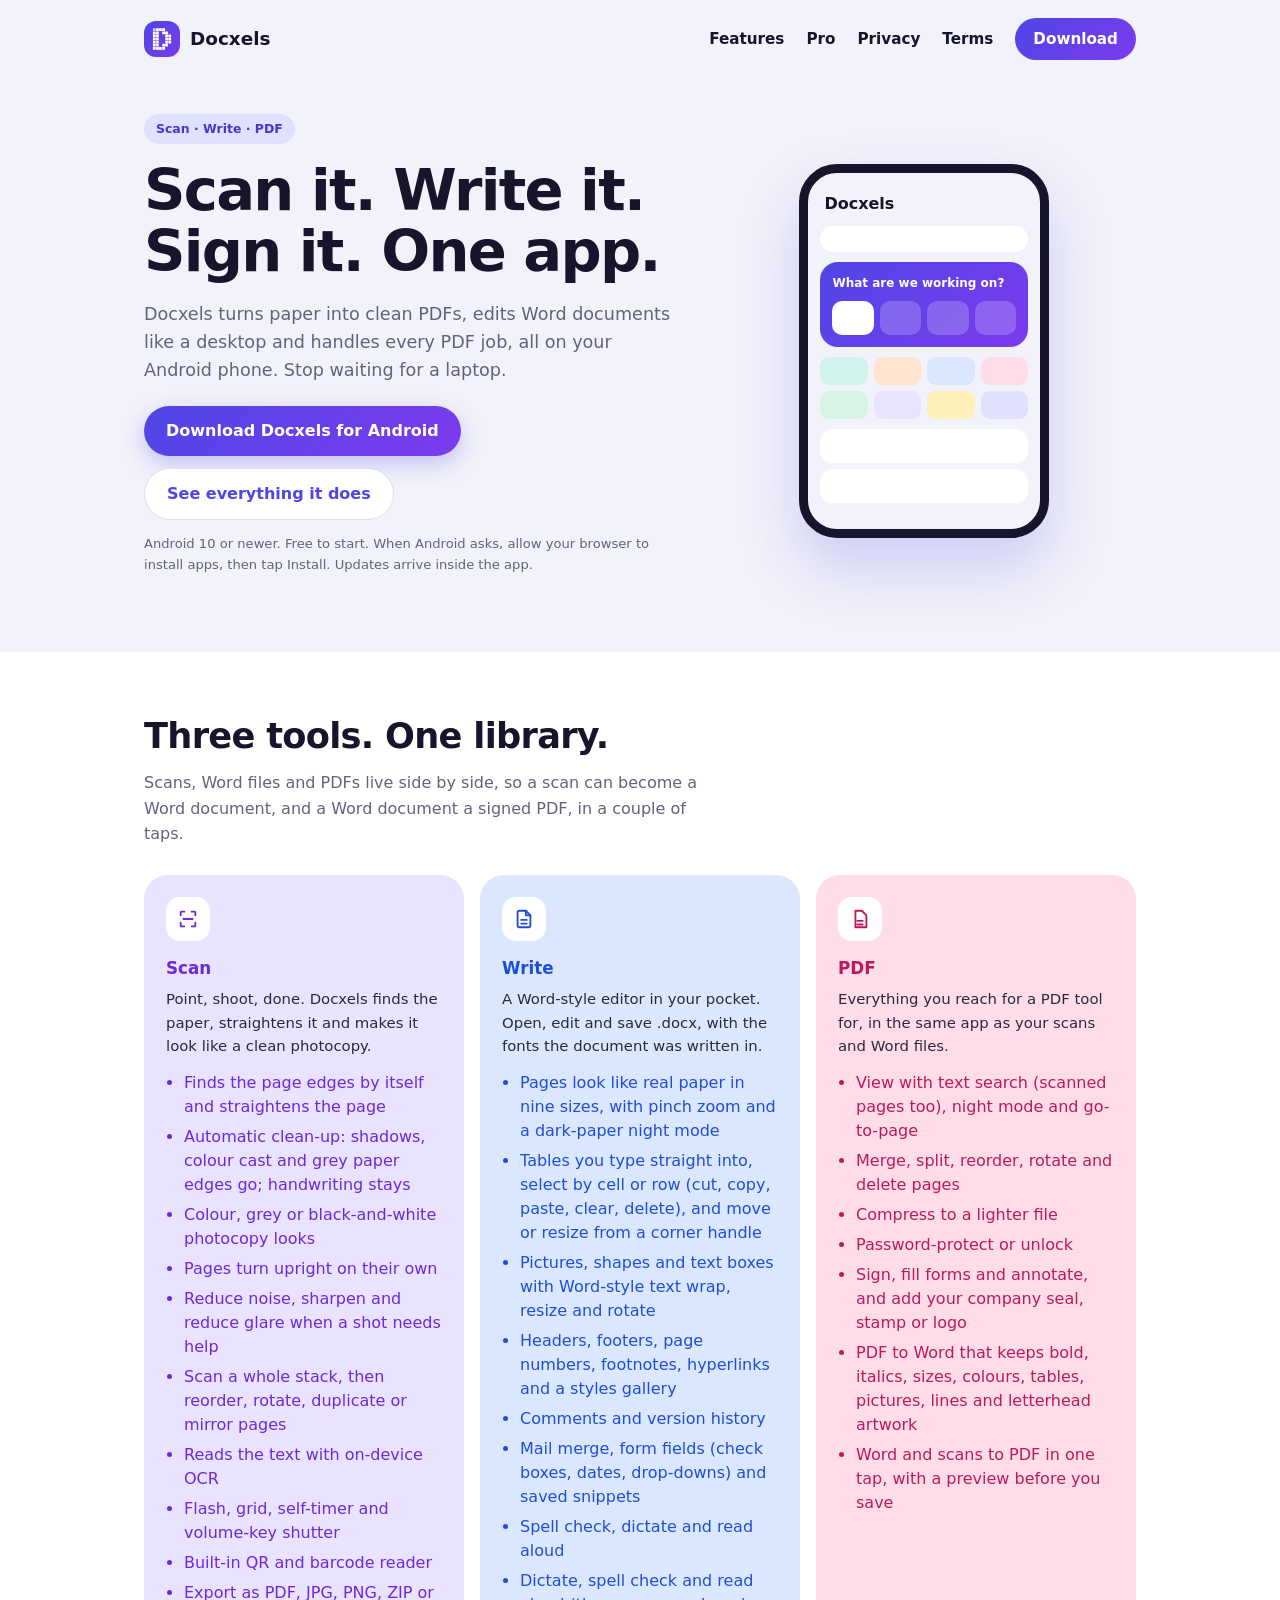
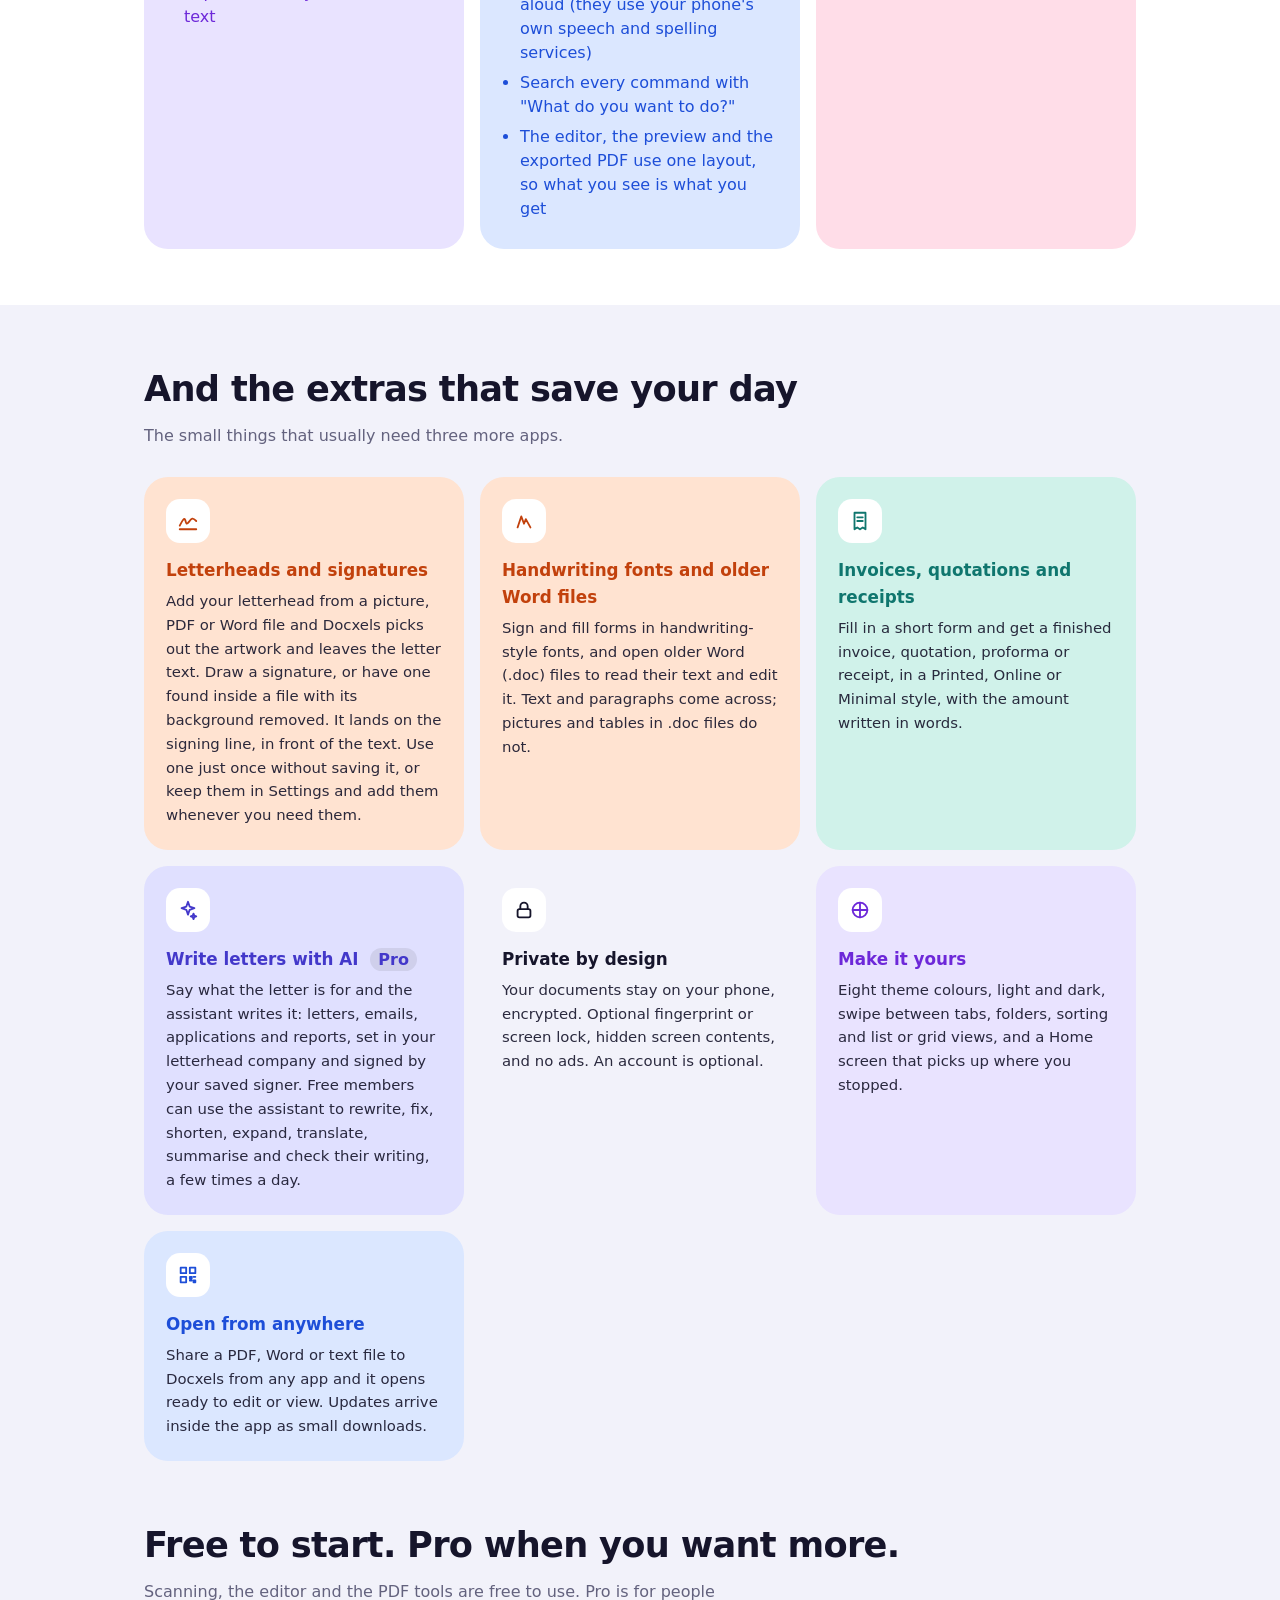
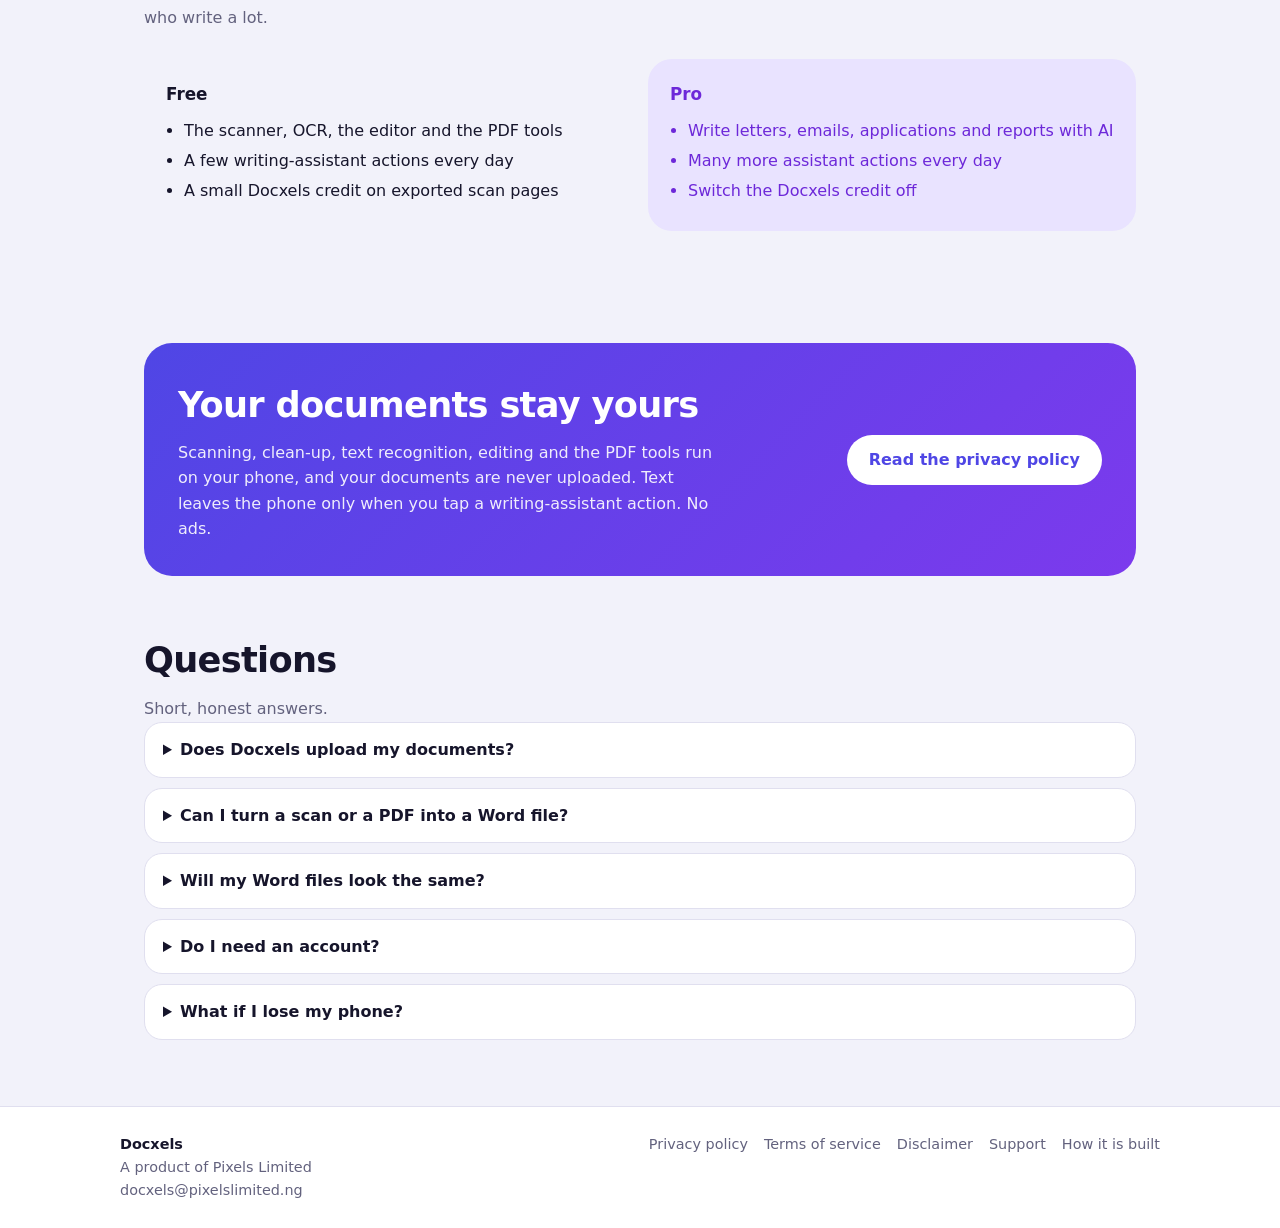
<file: index.html>
<!doctype html>
<html lang="en"><head><meta charset="utf-8"><meta name="viewport" content="width=device-width,initial-scale=1"><meta name="theme-color" content="#4f46e5"><link rel="stylesheet" href="styles.css">
<title>Docxels – Scan, write and work with PDFs on your Android phone | Pixels Limited</title>
<meta name="description" content="Docxels is a document scanner, a Word-style editor and a PDF toolkit in one Android app: scan paper into clean PDFs with OCR, edit .docx files, merge, split, sign and protect PDFs, and write letters with AI. Your documents stay on your phone.">
<link rel="canonical" href="https://docxels.pixelslimited.ng/"><meta name="robots" content="index,follow">
<meta property="og:type" content="website"><meta property="og:site_name" content="Docxels"><meta property="og:title" content="Docxels – Scan it. Write it. Sign it."><meta property="og:description" content="Scanner, Word-style editor and PDF toolkit in one Android app."><meta property="og:url" content="https://docxels.pixelslimited.ng/"><meta name="twitter:card" content="summary">
<script type="application/ld+json">{"@context":"https://schema.org","@type":"SoftwareApplication","name":"Docxels","operatingSystem":"Android","applicationCategory":"BusinessApplication","description":"Document scanner with OCR, a Word-compatible editor and a PDF toolkit for Android. Documents stay on your phone.","offers":{"@type":"Offer","price":"0","priceCurrency":"USD"},"publisher":{"@type":"Organization","name":"Pixels Limited"},"featureList":["Automatic page detection, straightening and clean-up","On-device text recognition (OCR)","QR and barcode reader","Word-compatible .docx editor with tables, pictures, shapes, headers and footers","Comments, version history and mail merge","PDF merge, split, compress, protect, sign and fill forms","PDF to Word and scan to Word","Letterheads and signatures","Invoices, quotations and receipts","AI writing assistant (Pro)"]}</script>
<script type="application/ld+json">{"@context":"https://schema.org","@type":"FAQPage","mainEntity":[{"@type":"Question","name":"Does Docxels upload my documents?","acceptedAnswer":{"@type":"Answer","text":"No. Scanning, clean-up, text recognition, editing and PDF tools run on your phone. The only text that leaves it is text you choose to send to the writing assistant."}},{"@type":"Question","name":"Can I turn a PDF or a scan into a Word file?","acceptedAnswer":{"@type":"Answer","text":"Yes. PDFs with text keep their formatting, tables and pictures; scans are read with on-device OCR."}},{"@type":"Question","name":"Is Docxels free?","acceptedAnswer":{"@type":"Answer","text":"Yes, to start. Docxels Pro adds AI letter and document writing, more assistant actions each day and the option to leave the Docxels credit off exported pages."}}]}</script>
<link rel="apple-touch-icon" href="/apple-touch-icon.png">
<style>.card ul{margin:12px 0 0;padding-left:18px;font-size:16px;line-height:1.5}.card li{margin:0 0 6px}.pillars{grid-template-columns:repeat(3,1fr)}@media(max-width:860px){.pillars{grid-template-columns:1fr}}.soon{font-size:16px}</style>
</head>
<body>
<header class="top"><a class="brand" href="./"><span class="logo"><img src="icon-512.png" alt="" width="36" height="36"></span>Docxels</a><nav class="main"><a href="./#features">Features</a><a href="./#pro">Pro</a><a href="privacy.html">Privacy</a><a href="terms.html">Terms</a><a class="btn small" href="https://github.com/iCode010101/docxels-site/releases/latest/download/Docxels.apk" download>Download</a></nav></header>
<main>
<div class="hero"><div>
<span class="tag">Scan · Write · PDF</span>
<h1>Scan it. Write it. Sign it. One app.</h1>
<p class="lead">Docxels turns paper into clean PDFs, edits Word documents like a desktop and handles every PDF job, all on your Android phone. Stop waiting for a laptop.</p>
<div class="cta"><a class="btn" href="https://github.com/iCode010101/docxels-site/releases/latest/download/Docxels.apk" download>Download Docxels for Android</a><a class="btn ghost" href="#features">See everything it does</a></div>
<p class="fine">Android 10 or newer. Free to start. When Android asks, allow your browser to install apps, then tap Install. Updates arrive inside the app.</p></div>
<div class="phone" aria-hidden="true"><div class="t">Docxels</div><div class="s"></div>
<div class="h">What are we working on?<div class="r"><i></i><i></i><i></i><i></i></div></div>
<div class="g"><i style="background:var(--t-bg)"></i><i style="background:var(--o-bg)"></i><i style="background:var(--b-bg)"></i><i style="background:var(--p-bg)"></i><i style="background:var(--g-bg)"></i><i style="background:var(--v-bg)"></i><i style="background:var(--y-bg)"></i><i style="background:var(--i-bg)"></i></div>
<div class="l"></div><div class="l"></div></div></div>

<section class="block" id="features"><div class="wrap">
<h2>Three tools. One library.</h2>
<p class="sub">Scans, Word files and PDFs live side by side, so a scan can become a Word document, and a Word document a signed PDF, in a couple of taps.</p>
<div class="grid pillars"><div class="card c-v"><span class="ic"><svg viewBox="0 0 24 24"><path d="M4 8V5a1 1 0 0 1 1-1h3M16 4h3a1 1 0 0 1 1 1v3M20 16v3a1 1 0 0 1-1 1h-3M8 20H5a1 1 0 0 1-1-1v-3M7 12h10"/></svg></span><h3>Scan</h3><p>Point, shoot, done. Docxels finds the paper, straightens it and makes it look like a clean photocopy.</p><ul><li>Finds the page edges by itself and straightens the page</li><li>Automatic clean-up: shadows, colour cast and grey paper edges go; handwriting stays</li><li>Colour, grey or black-and-white photocopy looks</li><li>Pages turn upright on their own</li><li>Reduce noise, sharpen and reduce glare when a shot needs help</li><li>Scan a whole stack, then reorder, rotate, duplicate or mirror pages</li><li>Reads the text with on-device OCR</li><li>Flash, grid, self-timer and volume-key shutter</li><li>Built-in QR and barcode reader</li><li>Export as PDF, JPG, PNG, ZIP or text</li></ul></div><div class="card c-b"><span class="ic"><svg viewBox="0 0 24 24"><path d="M14 3H7a2 2 0 0 0-2 2v14a2 2 0 0 0 2 2h10a2 2 0 0 0 2-2V8z"/><path d="M14 3v5h5M9 13h6M9 17h6"/></svg></span><h3>Write</h3><p>A Word-style editor in your pocket. Open, edit and save .docx, with the fonts the document was written in.</p><ul><li>Pages look like real paper in nine sizes, with pinch zoom and a dark-paper night mode</li><li>Tables you type straight into, select by cell or row (cut, copy, paste, clear, delete), and move or resize from a corner handle</li><li>Pictures, shapes and text boxes with Word-style text wrap, resize and rotate</li><li>Headers, footers, page numbers, footnotes, hyperlinks and a styles gallery</li><li>Comments and version history</li><li>Mail merge, form fields (check boxes, dates, drop-downs) and saved snippets</li><li>Spell check, dictate and read aloud</li><li>Dictate, spell check and read aloud (they use your phone's own speech and spelling services)</li><li>Search every command with "What do you want to do?"</li><li>The editor, the preview and the exported PDF use one layout, so what you see is what you get</li></ul></div><div class="card c-p"><span class="ic"><svg viewBox="0 0 24 24"><path d="M7 3h7l5 5v13H7z"/><path d="M9 14h6M9 18h6"/></svg></span><h3>PDF</h3><p>Everything you reach for a PDF tool for, in the same app as your scans and Word files.</p><ul><li>View with text search (scanned pages too), night mode and go-to-page</li><li>Merge, split, reorder, rotate and delete pages</li><li>Compress to a lighter file</li><li>Password-protect or unlock</li><li>Sign, fill forms and annotate, and add your company seal, stamp or logo</li><li>PDF to Word that keeps bold, italics, sizes, colours, tables, pictures, lines and letterhead artwork</li><li>Word and scans to PDF in one tap, with a preview before you save</li></ul></div></div>
</div></section>

<section class="band"><div class="wrap">
<h2>And the extras that save your day</h2>
<p class="sub">The small things that usually need three more apps.</p>
<div class="grid"><div class="card c-o"><span class="ic"><svg viewBox="0 0 24 24"><path d="M3 17c3-6 5-9 6-6s1 6 4 2 4-5 8-1"/><path d="M3 21h18"/></svg></span><h3>Letterheads and signatures</h3><p>Add your letterhead from a picture, PDF or Word file and Docxels picks out the artwork and leaves the letter text. Draw a signature, or have one found inside a file with its background removed. It lands on the signing line, in front of the text. Use one just once without saving it, or keep them in Settings and add them whenever you need them.</p></div><div class="card c-o"><span class="ic"><svg viewBox="0 0 24 24"><path d="M5 19l4-12 3 8 2-5 5 9"/></svg></span><h3>Handwriting fonts and older Word files</h3><p>Sign and fill forms in handwriting-style fonts, and open older Word (.doc) files to read their text and edit it. Text and paragraphs come across; pictures and tables in .doc files do not.</p></div><div class="card c-t"><span class="ic"><svg viewBox="0 0 24 24"><path d="M6 3h12v18l-3-2-3 2-3-2-3 2z"/><path d="M9 8h6M9 12h6"/></svg></span><h3>Invoices, quotations and receipts</h3><p>Fill in a short form and get a finished invoice, quotation, proforma or receipt, in a Printed, Online or Minimal style, with the amount written in words.</p></div><div class="card c-i"><span class="ic"><svg viewBox="0 0 24 24"><path d="M12 3l1.8 5.2L19 10l-5.2 1.8L12 17l-1.8-5.2L5 10l5.2-1.8zM18 16l.8 2.2L21 19l-2.2.8L18 22l-.8-2.2L15 19l2.2-.8z"/></svg></span><h3>Write letters with AI <span class="soon">Pro</span></h3><p>Say what the letter is for and the assistant writes it: letters, emails, applications and reports, set in your letterhead company and signed by your saved signer. Free members can use the assistant to rewrite, fix, shorten, expand, translate, summarise and check their writing, a few times a day.</p></div><div class="card c-g"><span class="ic"><svg viewBox="0 0 24 24"><rect x="5" y="11" width="14" height="9" rx="2"/><path d="M8 11V8a4 4 0 0 1 8 0v3"/></svg></span><h3>Private by design</h3><p>Your documents stay on your phone, encrypted. Optional fingerprint or screen lock, hidden screen contents, and no ads. An account is optional.</p></div><div class="card c-v"><span class="ic"><svg viewBox="0 0 24 24"><circle cx="12" cy="12" r="8"/><path d="M12 4v16M4 12h16"/></svg></span><h3>Make it yours</h3><p>Eight theme colours, light and dark, swipe between tabs, folders, sorting and list or grid views, and a Home screen that picks up where you stopped.</p></div><div class="card c-b"><span class="ic"><svg viewBox="0 0 24 24"><path d="M4 4h6v6H4zM14 4h6v6h-6zM4 14h6v6H4zM14 14h2v2h-2zM18 18h2v2h-2zM14 18h2M18 14h2"/></svg></span><h3>Open from anywhere</h3><p>Share a PDF, Word or text file to Docxels from any app and it opens ready to edit or view. Updates arrive inside the app as small downloads.</p></div></div>
</div></section>

<section class="band" id="pro" style="padding-top:0"><div class="wrap">
<h2>Free to start. Pro when you want more.</h2>
<p class="sub">Scanning, the editor and the PDF tools are free to use. Pro is for people who write a lot.</p>
<div class="grid" style="grid-template-columns:repeat(2,1fr)">
<div class="card c-g"><h3>Free</h3><ul><li>The scanner, OCR, the editor and the PDF tools</li><li>A few writing-assistant actions every day</li><li>A small Docxels credit on exported scan pages</li></ul></div>
<div class="card c-v"><h3>Pro</h3><ul><li>Write letters, emails, applications and reports with AI</li><li>Many more assistant actions every day</li><li>Switch the Docxels credit off</li></ul></div>
</div></div></section>

<section class="band"><div class="wrap"><div class="private"><div><h2>Your documents stay yours</h2><p>Scanning, clean-up, text recognition, editing and the PDF tools run on your phone, and your documents are never uploaded. Text leaves the phone only when you tap a writing-assistant action. No ads.</p></div><a class="btn" href="privacy.html">Read the privacy policy</a></div></div></section>

<section class="band" style="padding-top:0"><div class="wrap faq"><h2>Questions</h2><p class="sub">Short, honest answers.</p>
<details><summary>Does Docxels upload my documents?</summary><p>No. Your documents stay on your phone, encrypted. The only text that leaves it is text you choose to send to the writing assistant, and that needs an account.</p></details>
<details><summary>Can I turn a scan or a PDF into a Word file?</summary><p>Yes. PDFs with text keep their bold, italics, tables, pictures and letterhead artwork; scans are read with on-device OCR and open as an editable document. OCR can make mistakes, so check important text.</p></details>
<details><summary>Will my Word files look the same?</summary><p>Docxels reads and writes standard .docx files, with the document's own fonts. Simple and typical business documents carry across well; some complex layouts, such as text flowing between columns, are not fully supported yet.</p></details>
<details><summary>Do I need an account?</summary><p>No. An account is only for the writing assistant and Pro. You can delete it yourself in the app whenever you like.</p></details>
<details><summary>What if I lose my phone?</summary><p>Pages are encrypted on the phone and you can lock the app with your fingerprint, face or screen lock. These protections help against someone reaching the stored files; they cannot protect a phone that is already unlocked.</p></details>
</div></section>
</main>
<footer class="foot"><div class="in"><div><b>Docxels</b><br>A product of Pixels Limited<br><a style="margin:0" href="mailto:docxels@pixelslimited.ng">docxels@pixelslimited.ng</a></div><div><a href="privacy.html">Privacy policy</a><a href="terms.html">Terms of service</a><a href="terms.html#disclaimer">Disclaimer</a><a href="mailto:docxels@pixelslimited.ng">Support</a><a href="https://codes.pixelslimited.ng">How it is built</a></div></div></footer>
</body></html>
</file>
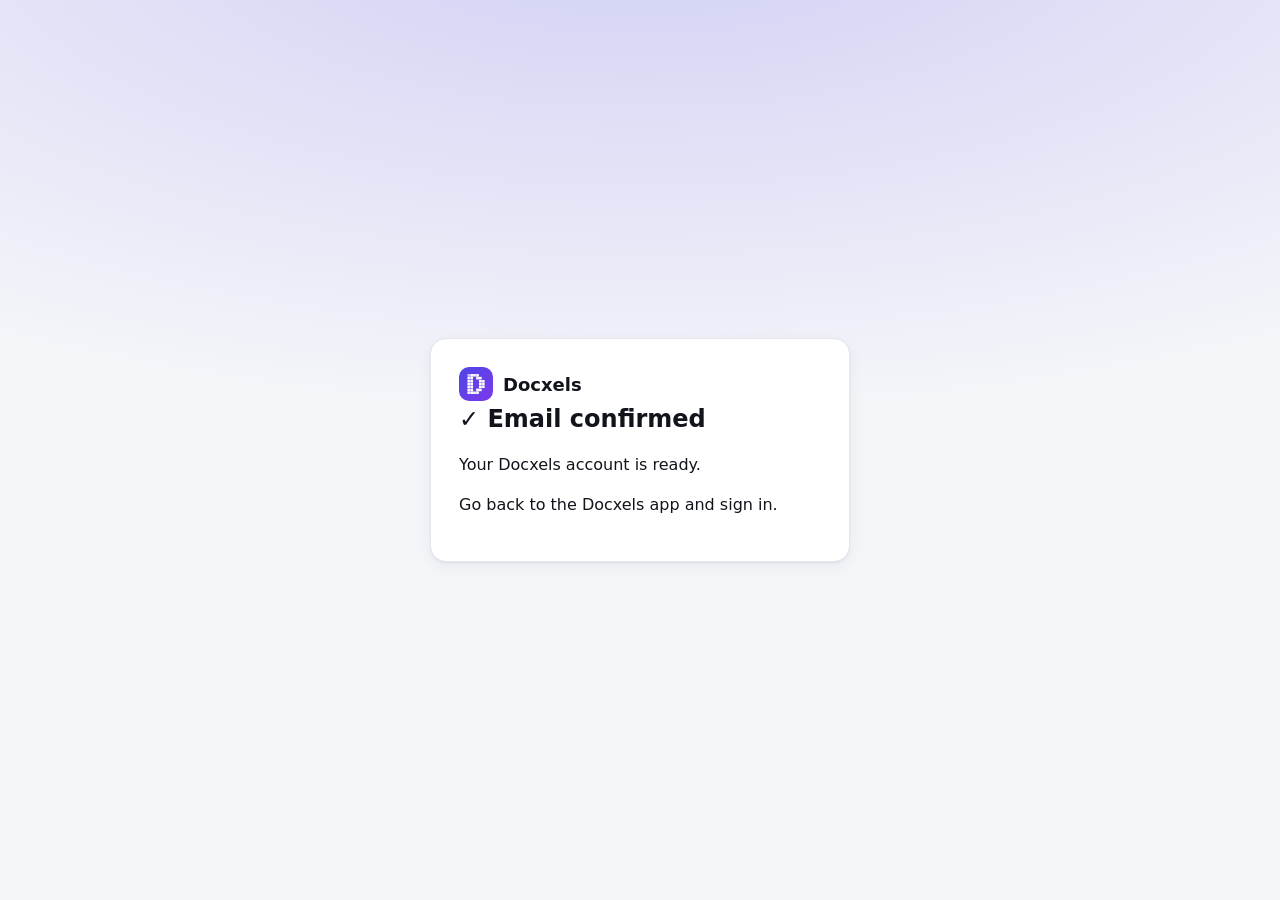
<file: confirmed/index.html>
<!doctype html>
<html lang="en">
<head>
<meta charset="utf-8">
<meta name="viewport" content="width=device-width, initial-scale=1">
<meta http-equiv="Content-Security-Policy" content="default-src 'none'; script-src 'self'; style-src 'self'; img-src 'self'; base-uri 'none'; form-action 'none'">
<meta name="referrer" content="no-referrer">
<meta name="robots" content="noindex, nofollow, noarchive">
<meta name="color-scheme" content="light dark">
<title>Docxels email confirmed</title>
<link rel="icon" type="image/png" href="/favicon.png">
<link rel="stylesheet" href="/dashboard/dashboard.css">
</head>
<body>
<div id="app"><div class="auth"><div class="box" role="status" aria-label="Loading"><div class="sk w60 h28"></div><div class="sk w80"></div><div class="sk h40 w100"></div><div class="sk h40 w100"></div><div class="sk h40 w100"></div></div></div></div>
<script src="confirmed.js"></script>
</body>
</html>
</file>
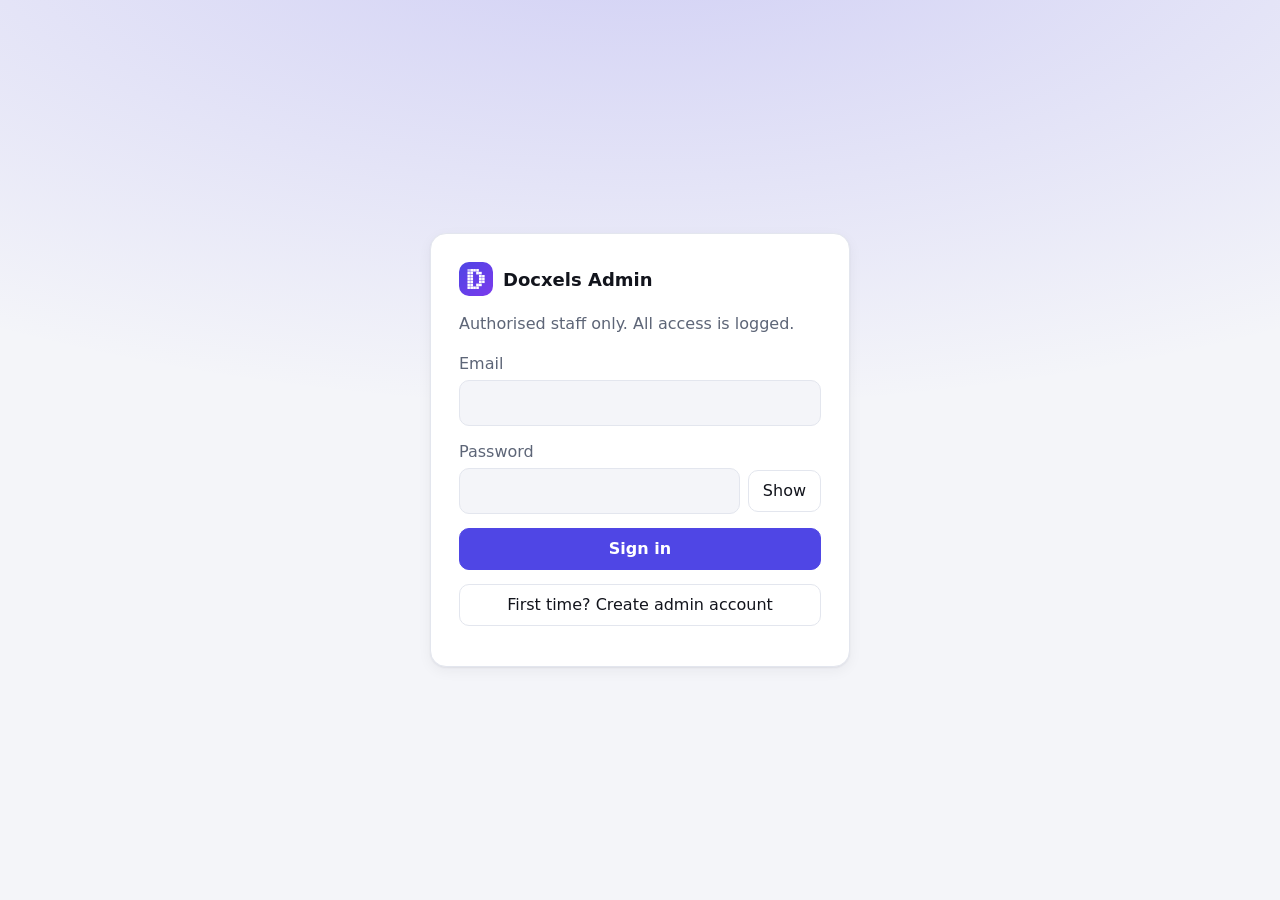
<file: dashboard/index.html>
<!doctype html>
<html lang="en">
<head>
<meta charset="utf-8">
<meta name="viewport" content="width=device-width, initial-scale=1">
<meta http-equiv="Content-Security-Policy" content="default-src 'none'; script-src 'self'; style-src 'self'; img-src 'self' data: blob: https://nakwuhzrcbmfjyscodyr.supabase.co; connect-src https://nakwuhzrcbmfjyscodyr.supabase.co; base-uri 'none'; form-action 'none'">
<meta name="referrer" content="no-referrer">
<meta name="robots" content="noindex, nofollow, noarchive">
<meta name="color-scheme" content="light dark">
<title>Docxels Admin</title>
<link rel="icon" type="image/png" href="/favicon.png">
<link rel="apple-touch-icon" href="/apple-touch-icon.png">
<link rel="stylesheet" href="dashboard.css">
</head>
<body>
<noscript><p>This dashboard needs JavaScript.</p></noscript>
<div id="app"><div class="auth"><div class="box" role="status" aria-label="Loading"><div class="sk w60 h28"></div><div class="sk w80"></div><div class="sk h40 w100"></div><div class="sk h40 w100"></div><div class="sk h40 w100"></div></div></div></div>
<script src="dashboard.js"></script>
</body>
</html>
</file>
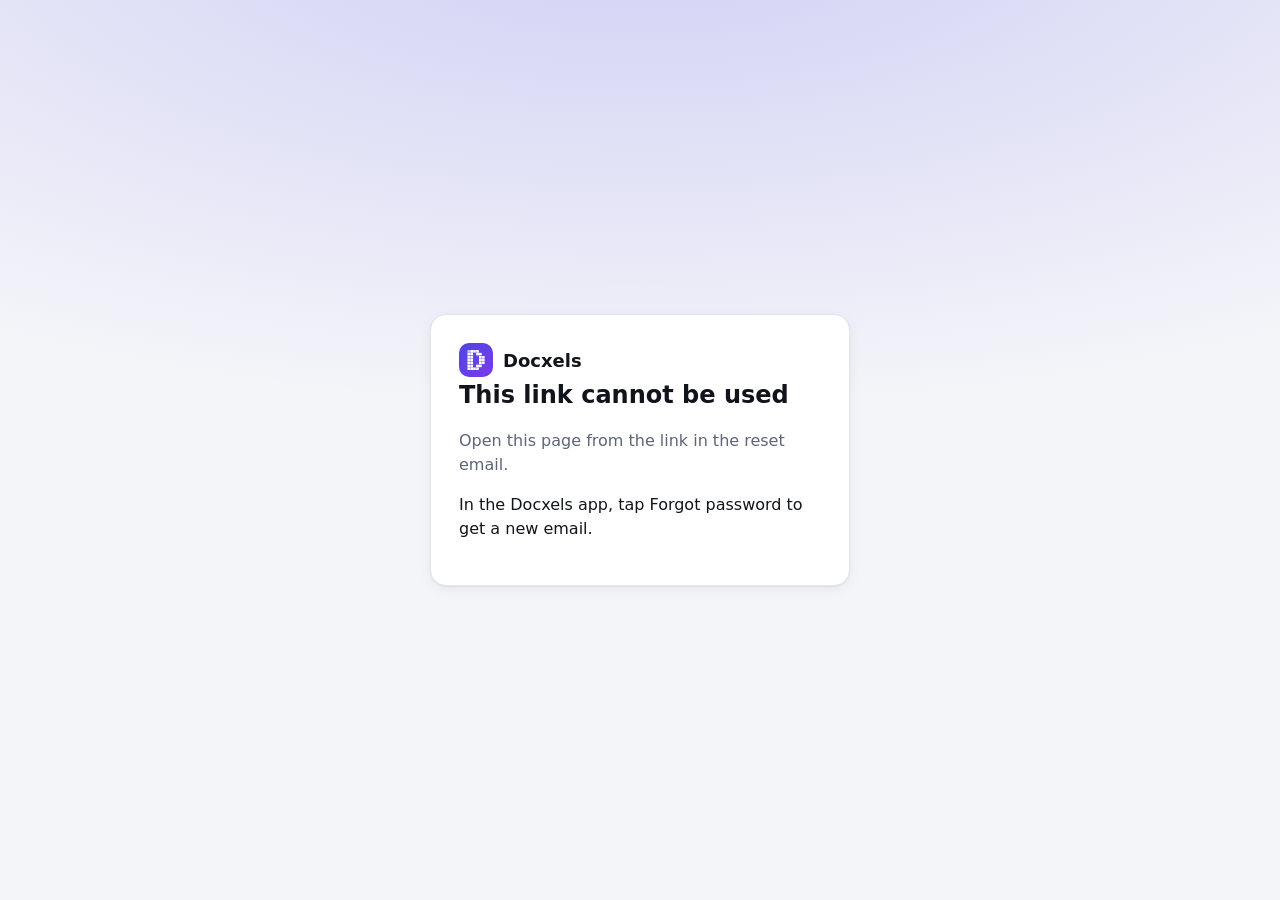
<file: reset/index.html>
<!doctype html>
<html lang="en">
<head>
<meta charset="utf-8">
<meta name="viewport" content="width=device-width, initial-scale=1">
<meta http-equiv="Content-Security-Policy" content="default-src 'none'; script-src 'self'; style-src 'self'; img-src 'self'; connect-src https://nakwuhzrcbmfjyscodyr.supabase.co; base-uri 'none'; form-action 'none'">
<meta name="referrer" content="no-referrer">
<meta name="robots" content="noindex, nofollow, noarchive">
<meta name="color-scheme" content="light dark">
<title>Docxels password reset</title>
<link rel="icon" type="image/png" href="/favicon.png">
<link rel="stylesheet" href="/dashboard/dashboard.css">
</head>
<body>
<div id="app"><div class="auth"><div class="box" role="status" aria-label="Loading"><div class="sk w60 h28"></div><div class="sk w80"></div><div class="sk h40 w100"></div><div class="sk h40 w100"></div><div class="sk h40 w100"></div></div></div></div>
<script src="reset.js"></script>
</body>
</html>
</file>
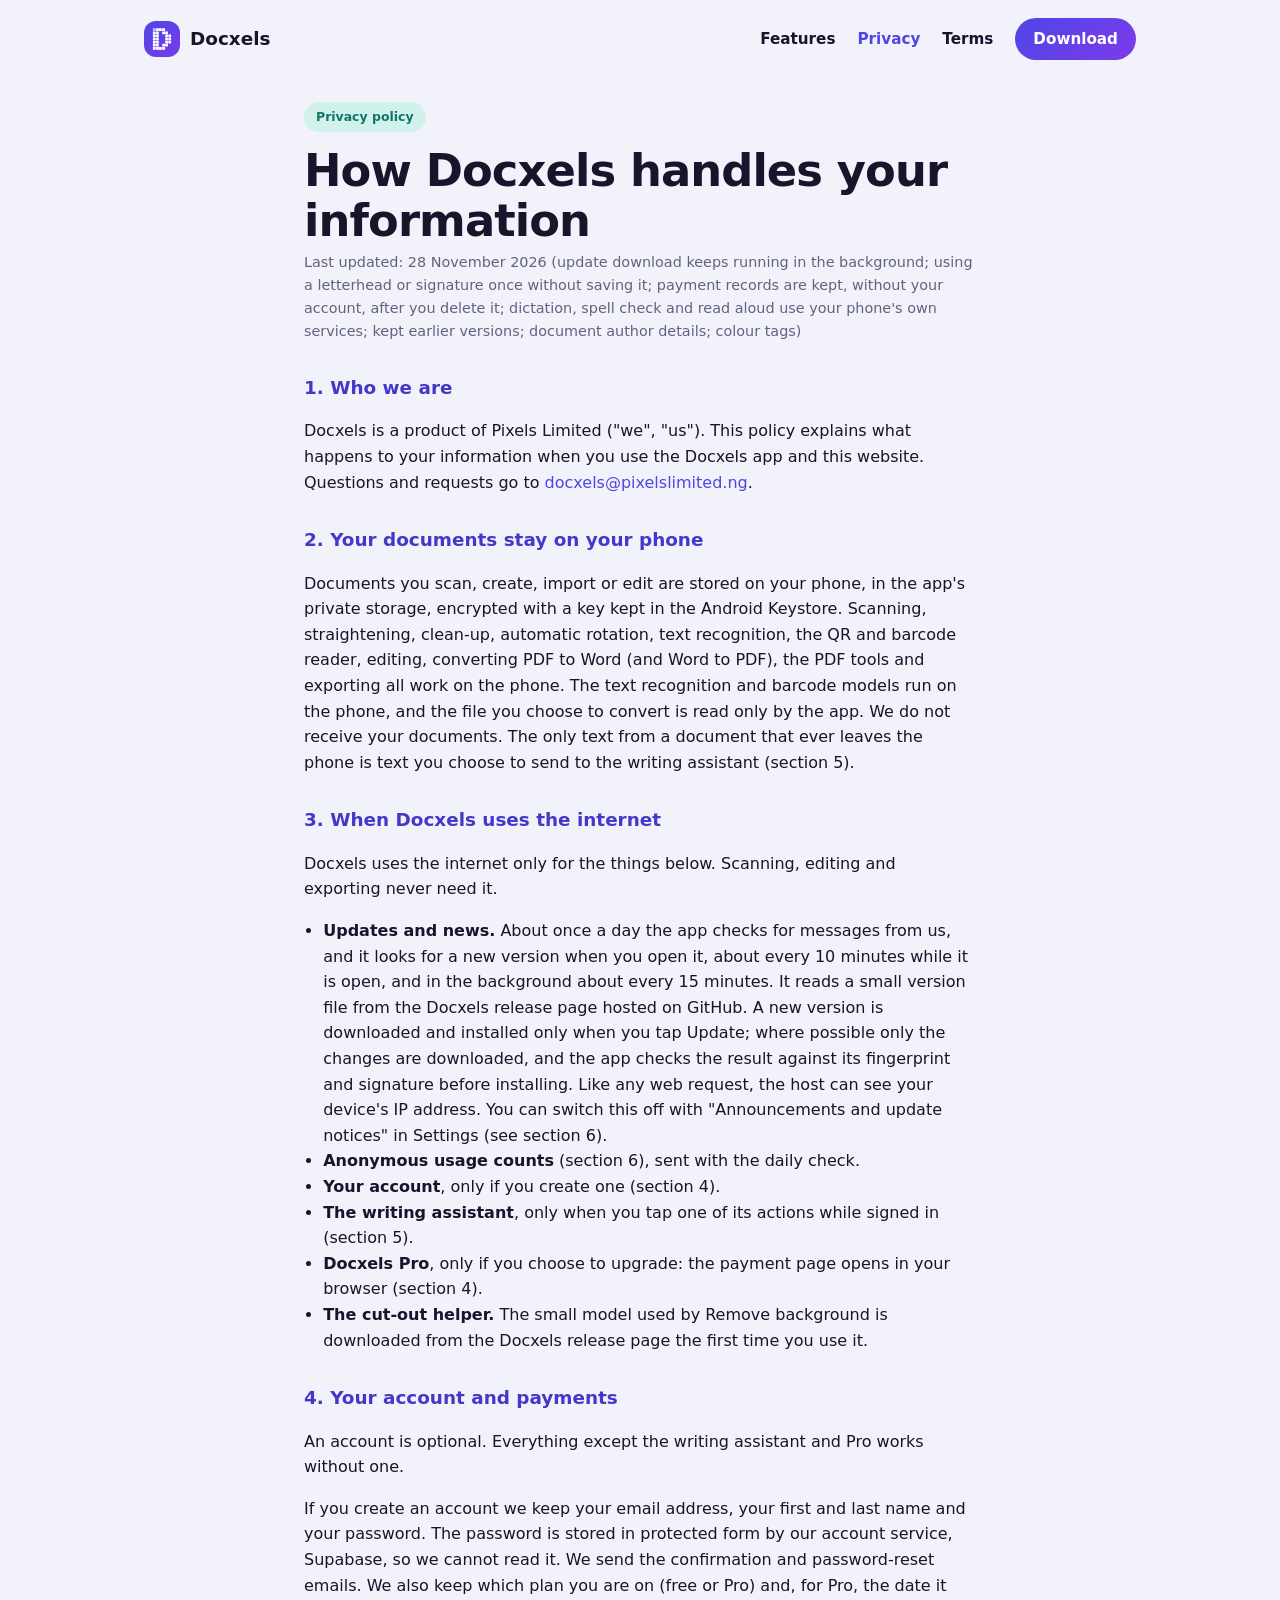
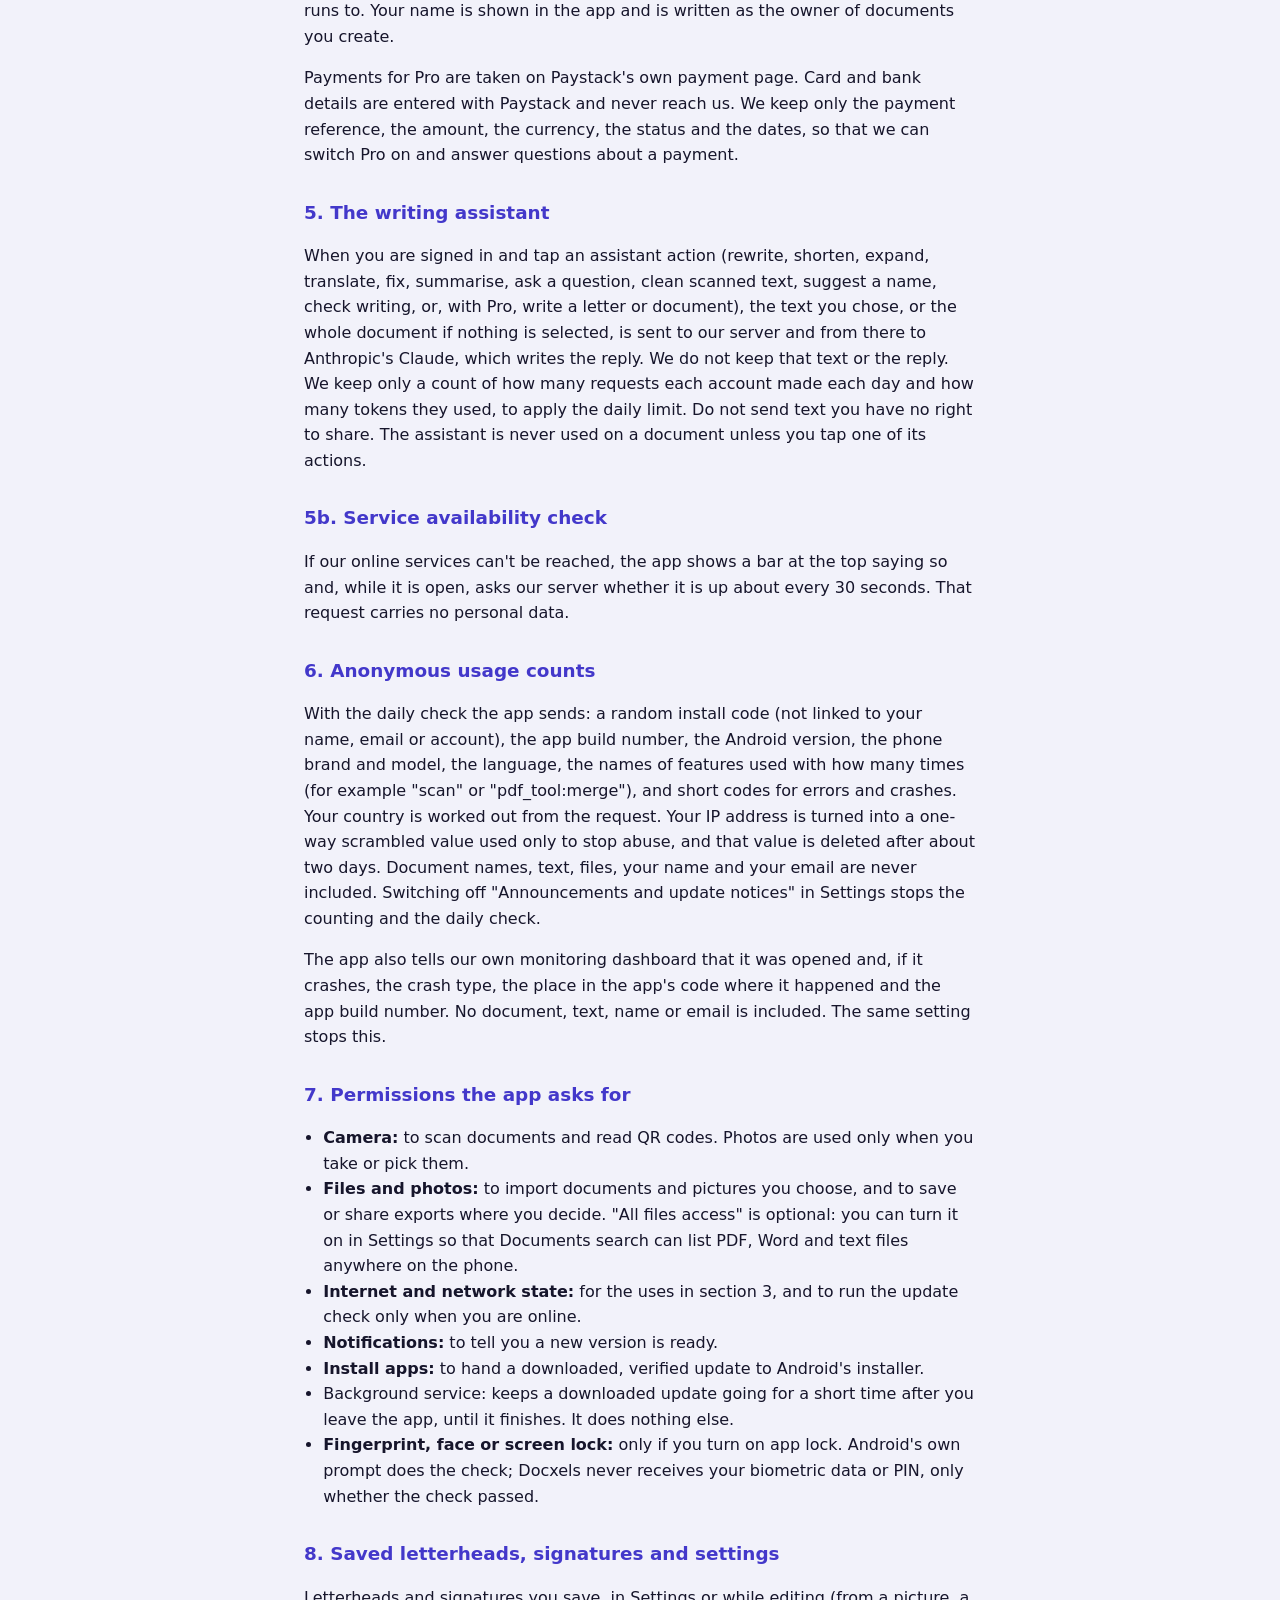
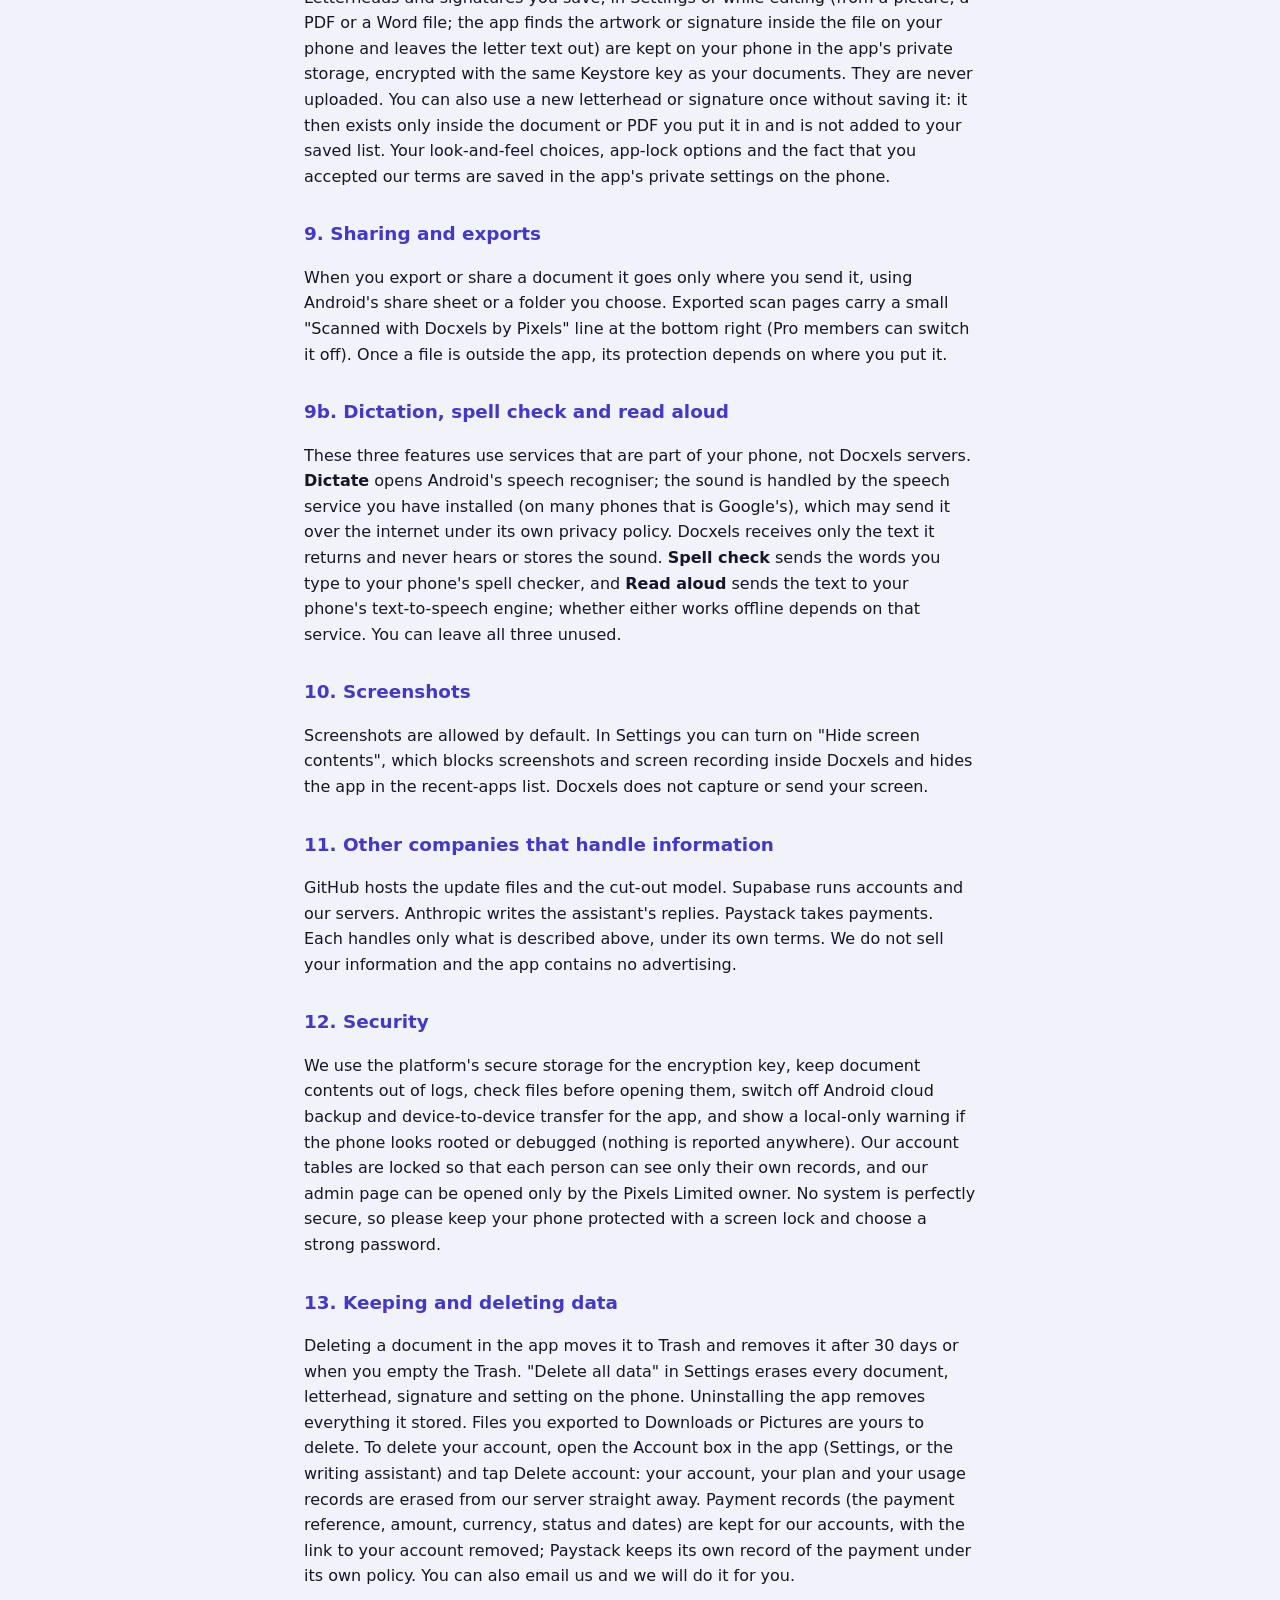
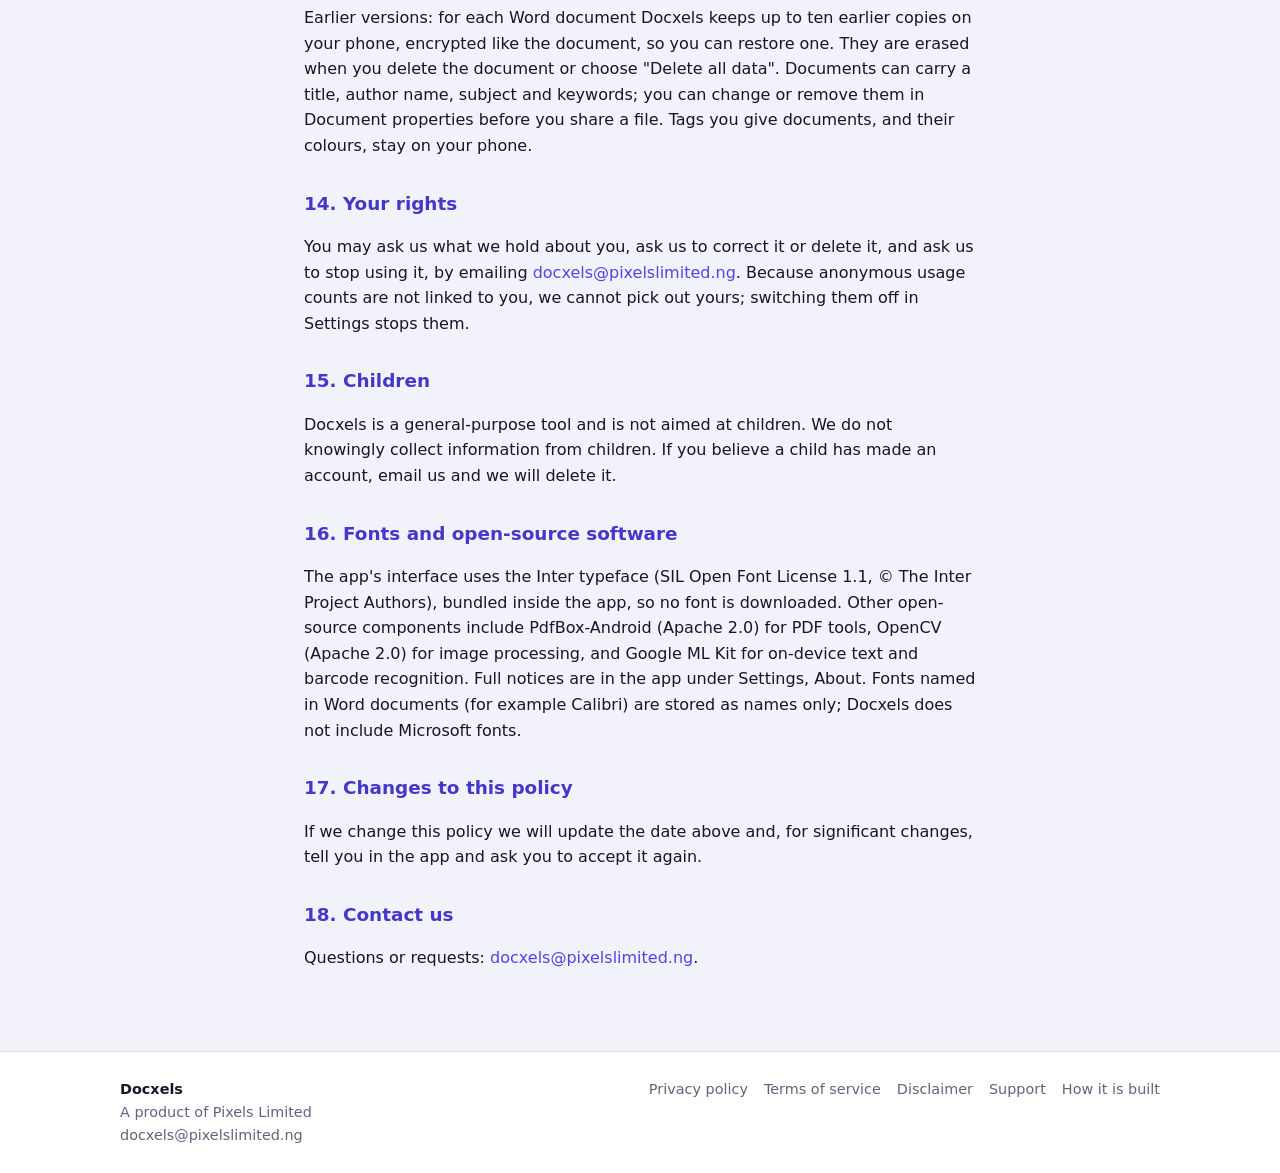
<file: privacy.html>
<!doctype html>
<html lang="en"><head><meta charset="utf-8"><meta name="viewport" content="width=device-width,initial-scale=1"><meta name="theme-color" content="#4f46e5"><link rel="stylesheet" href="styles.css"><title>Privacy policy – Docxels</title><meta name="description" content="How Docxels handles your information: documents stay on your phone; what is sent when you use an account, the writing assistant, Pro or update checks; no advertising."><link rel="canonical" href="https://docxels.pixelslimited.ng/privacy.html"><link rel="icon" type="image/png" href="/favicon.png">
<link rel="apple-touch-icon" href="/apple-touch-icon.png">
</head>
<body>
<header class="top"><a class="brand" href="./"><span class="logo"><img src="icon-512.png" alt="" width="36" height="36"></span>Docxels</a><nav class="main"><a href="./#features">Features</a><a href="privacy.html" class="on">Privacy</a><a href="terms.html">Terms</a><a class="btn small" href="https://github.com/iCode010101/docxels-site/releases/latest/download/Docxels.apk" download>Download</a></nav></header>
<main class="doc priv"><span class="tag green">Privacy policy</span><h1>How Docxels handles your information</h1><p class="updated">Last updated: 28 November 2026 (update download keeps running in the background; using a letterhead or signature once without saving it; payment records are kept, without your account, after you delete it; dictation, spell check and read aloud use your phone's own services; kept earlier versions; document author details; colour tags)</p>
<h2>1. Who we are</h2><p>Docxels is a product of Pixels Limited ("we", "us"). This policy explains what happens to your information when you use the Docxels app and this website. Questions and requests go to <a href="mailto:docxels@pixelslimited.ng">docxels@pixelslimited.ng</a>.</p>
<h2>2. Your documents stay on your phone</h2><p>Documents you scan, create, import or edit are stored on your phone, in the app's private storage, encrypted with a key kept in the Android Keystore. Scanning, straightening, clean-up, automatic rotation, text recognition, the QR and barcode reader, editing, converting PDF to Word (and Word to PDF), the PDF tools and exporting all work on the phone. The text recognition and barcode models run on the phone, and the file you choose to convert is read only by the app. We do not receive your documents. The only text from a document that ever leaves the phone is text you choose to send to the writing assistant (section 5).</p>
<h2>3. When Docxels uses the internet</h2><p>Docxels uses the internet only for the things below. Scanning, editing and exporting never need it.</p>
<ul>
<li><strong>Updates and news.</strong> About once a day the app checks for messages from us, and it looks for a new version when you open it, about every 10 minutes while it is open, and in the background about every 15 minutes. It reads a small version file from the Docxels release page hosted on GitHub. A new version is downloaded and installed only when you tap Update; where possible only the changes are downloaded, and the app checks the result against its fingerprint and signature before installing. Like any web request, the host can see your device's IP address. You can switch this off with "Announcements and update notices" in Settings (see section 6).</li>
<li><strong>Anonymous usage counts</strong> (section 6), sent with the daily check.</li>
<li><strong>Your account</strong>, only if you create one (section 4).</li>
<li><strong>The writing assistant</strong>, only when you tap one of its actions while signed in (section 5).</li>
<li><strong>Docxels Pro</strong>, only if you choose to upgrade: the payment page opens in your browser (section 4).</li>
<li><strong>The cut-out helper.</strong> The small model used by Remove background is downloaded from the Docxels release page the first time you use it.</li>
</ul>
<h2>4. Your account and payments</h2><p>An account is optional. Everything except the writing assistant and Pro works without one.</p><p>If you create an account we keep your email address, your first and last name and your password. The password is stored in protected form by our account service, Supabase, so we cannot read it. We send the confirmation and password-reset emails. We also keep which plan you are on (free or Pro) and, for Pro, the date it runs to. Your name is shown in the app and is written as the owner of documents you create.</p><p>Payments for Pro are taken on Paystack's own payment page. Card and bank details are entered with Paystack and never reach us. We keep only the payment reference, the amount, the currency, the status and the dates, so that we can switch Pro on and answer questions about a payment.</p>
<h2>5. The writing assistant</h2><p>When you are signed in and tap an assistant action (rewrite, shorten, expand, translate, fix, summarise, ask a question, clean scanned text, suggest a name, check writing, or, with Pro, write a letter or document), the text you chose, or the whole document if nothing is selected, is sent to our server and from there to Anthropic's Claude, which writes the reply. We do not keep that text or the reply. We keep only a count of how many requests each account made each day and how many tokens they used, to apply the daily limit. Do not send text you have no right to share. The assistant is never used on a document unless you tap one of its actions.</p>
<h2>5b. Service availability check</h2><p>If our online services can't be reached, the app shows a bar at the top saying so and, while it is open, asks our server whether it is up about every 30 seconds. That request carries no personal data.</p><h2>6. Anonymous usage counts</h2><p>With the daily check the app sends: a random install code (not linked to your name, email or account), the app build number, the Android version, the phone brand and model, the language, the names of features used with how many times (for example "scan" or "pdf_tool:merge"), and short codes for errors and crashes. Your country is worked out from the request. Your IP address is turned into a one-way scrambled value used only to stop abuse, and that value is deleted after about two days. Document names, text, files, your name and your email are never included. Switching off "Announcements and update notices" in Settings stops the counting and the daily check.</p><p>The app also tells our own monitoring dashboard that it was opened and, if it crashes, the crash type, the place in the app's code where it happened and the app build number. No document, text, name or email is included. The same setting stops this.</p>
<h2>7. Permissions the app asks for</h2><ul>
<li><strong>Camera:</strong> to scan documents and read QR codes. Photos are used only when you take or pick them.</li>
<li><strong>Files and photos:</strong> to import documents and pictures you choose, and to save or share exports where you decide. "All files access" is optional: you can turn it on in Settings so that Documents search can list PDF, Word and text files anywhere on the phone.</li>
<li><strong>Internet and network state:</strong> for the uses in section 3, and to run the update check only when you are online.</li>
<li><strong>Notifications:</strong> to tell you a new version is ready.</li>
<li><strong>Install apps:</strong> to hand a downloaded, verified update to Android's installer.</li>
<li>Background service: keeps a downloaded update going for a short time after you leave the app, until it finishes. It does nothing else.</li>
<li><strong>Fingerprint, face or screen lock:</strong> only if you turn on app lock. Android's own prompt does the check; Docxels never receives your biometric data or PIN, only whether the check passed.</li>
</ul>
<h2>8. Saved letterheads, signatures and settings</h2><p>Letterheads and signatures you save, in Settings or while editing (from a picture, a PDF or a Word file; the app finds the artwork or signature inside the file on your phone and leaves the letter text out) are kept on your phone in the app's private storage, encrypted with the same Keystore key as your documents. They are never uploaded. You can also use a new letterhead or signature once without saving it: it then exists only inside the document or PDF you put it in and is not added to your saved list. Your look-and-feel choices, app-lock options and the fact that you accepted our terms are saved in the app's private settings on the phone.</p>
<h2>9. Sharing and exports</h2><p>When you export or share a document it goes only where you send it, using Android's share sheet or a folder you choose. Exported scan pages carry a small "Scanned with Docxels by Pixels" line at the bottom right (Pro members can switch it off). Once a file is outside the app, its protection depends on where you put it.</p>
<h2>9b. Dictation, spell check and read aloud</h2><p>These three features use services that are part of your phone, not Docxels servers. <strong>Dictate</strong> opens Android's speech recogniser; the sound is handled by the speech service you have installed (on many phones that is Google's), which may send it over the internet under its own privacy policy. Docxels receives only the text it returns and never hears or stores the sound. <strong>Spell check</strong> sends the words you type to your phone's spell checker, and <strong>Read aloud</strong> sends the text to your phone's text-to-speech engine; whether either works offline depends on that service. You can leave all three unused.</p>
<h2>10. Screenshots</h2><p>Screenshots are allowed by default. In Settings you can turn on "Hide screen contents", which blocks screenshots and screen recording inside Docxels and hides the app in the recent-apps list. Docxels does not capture or send your screen.</p>
<h2>11. Other companies that handle information</h2><p>GitHub hosts the update files and the cut-out model. Supabase runs accounts and our servers. Anthropic writes the assistant's replies. Paystack takes payments. Each handles only what is described above, under its own terms. We do not sell your information and the app contains no advertising.</p>
<h2>12. Security</h2><p>We use the platform's secure storage for the encryption key, keep document contents out of logs, check files before opening them, switch off Android cloud backup and device-to-device transfer for the app, and show a local-only warning if the phone looks rooted or debugged (nothing is reported anywhere). Our account tables are locked so that each person can see only their own records, and our admin page can be opened only by the Pixels Limited owner. No system is perfectly secure, so please keep your phone protected with a screen lock and choose a strong password.</p>
<h2>13. Keeping and deleting data</h2><p>Deleting a document in the app moves it to Trash and removes it after 30 days or when you empty the Trash. "Delete all data" in Settings erases every document, letterhead, signature and setting on the phone. Uninstalling the app removes everything it stored. Files you exported to Downloads or Pictures are yours to delete. To delete your account, open the Account box in the app (Settings, or the writing assistant) and tap Delete account: your account, your plan and your usage records are erased from our server straight away. Payment records (the payment reference, amount, currency, status and dates) are kept for our accounts, with the link to your account removed; Paystack keeps its own record of the payment under its own policy. You can also email us and we will do it for you.</p>
<p>Earlier versions: for each Word document Docxels keeps up to ten earlier copies on your phone, encrypted like the document, so you can restore one. They are erased when you delete the document or choose "Delete all data". Documents can carry a title, author name, subject and keywords; you can change or remove them in Document properties before you share a file. Tags you give documents, and their colours, stay on your phone.</p>
<h2>14. Your rights</h2><p>You may ask us what we hold about you, ask us to correct it or delete it, and ask us to stop using it, by emailing <a href="mailto:docxels@pixelslimited.ng">docxels@pixelslimited.ng</a>. Because anonymous usage counts are not linked to you, we cannot pick out yours; switching them off in Settings stops them.</p>
<h2>15. Children</h2><p>Docxels is a general-purpose tool and is not aimed at children. We do not knowingly collect information from children. If you believe a child has made an account, email us and we will delete it.</p>
<h2>16. Fonts and open-source software</h2><p>The app's interface uses the Inter typeface (SIL Open Font License 1.1, &copy; The Inter Project Authors), bundled inside the app, so no font is downloaded. Other open-source components include PdfBox-Android (Apache 2.0) for PDF tools, OpenCV (Apache 2.0) for image processing, and Google ML Kit for on-device text and barcode recognition. Full notices are in the app under Settings, About. Fonts named in Word documents (for example Calibri) are stored as names only; Docxels does not include Microsoft fonts.</p>
<h2>17. Changes to this policy</h2><p>If we change this policy we will update the date above and, for significant changes, tell you in the app and ask you to accept it again.</p>
<h2>18. Contact us</h2><p>Questions or requests: <a href="mailto:docxels@pixelslimited.ng">docxels@pixelslimited.ng</a>.</p>
</main>
<footer class="foot"><div class="in"><div><b>Docxels</b><br>A product of Pixels Limited<br><a style="margin:0" href="mailto:docxels@pixelslimited.ng">docxels@pixelslimited.ng</a></div><div><a href="privacy.html">Privacy policy</a><a href="terms.html">Terms of service</a><a href="terms.html#disclaimer">Disclaimer</a><a href="mailto:docxels@pixelslimited.ng">Support</a><a href="https://codes.pixelslimited.ng">How it is built</a></div></div></footer>
</body></html>
</file>
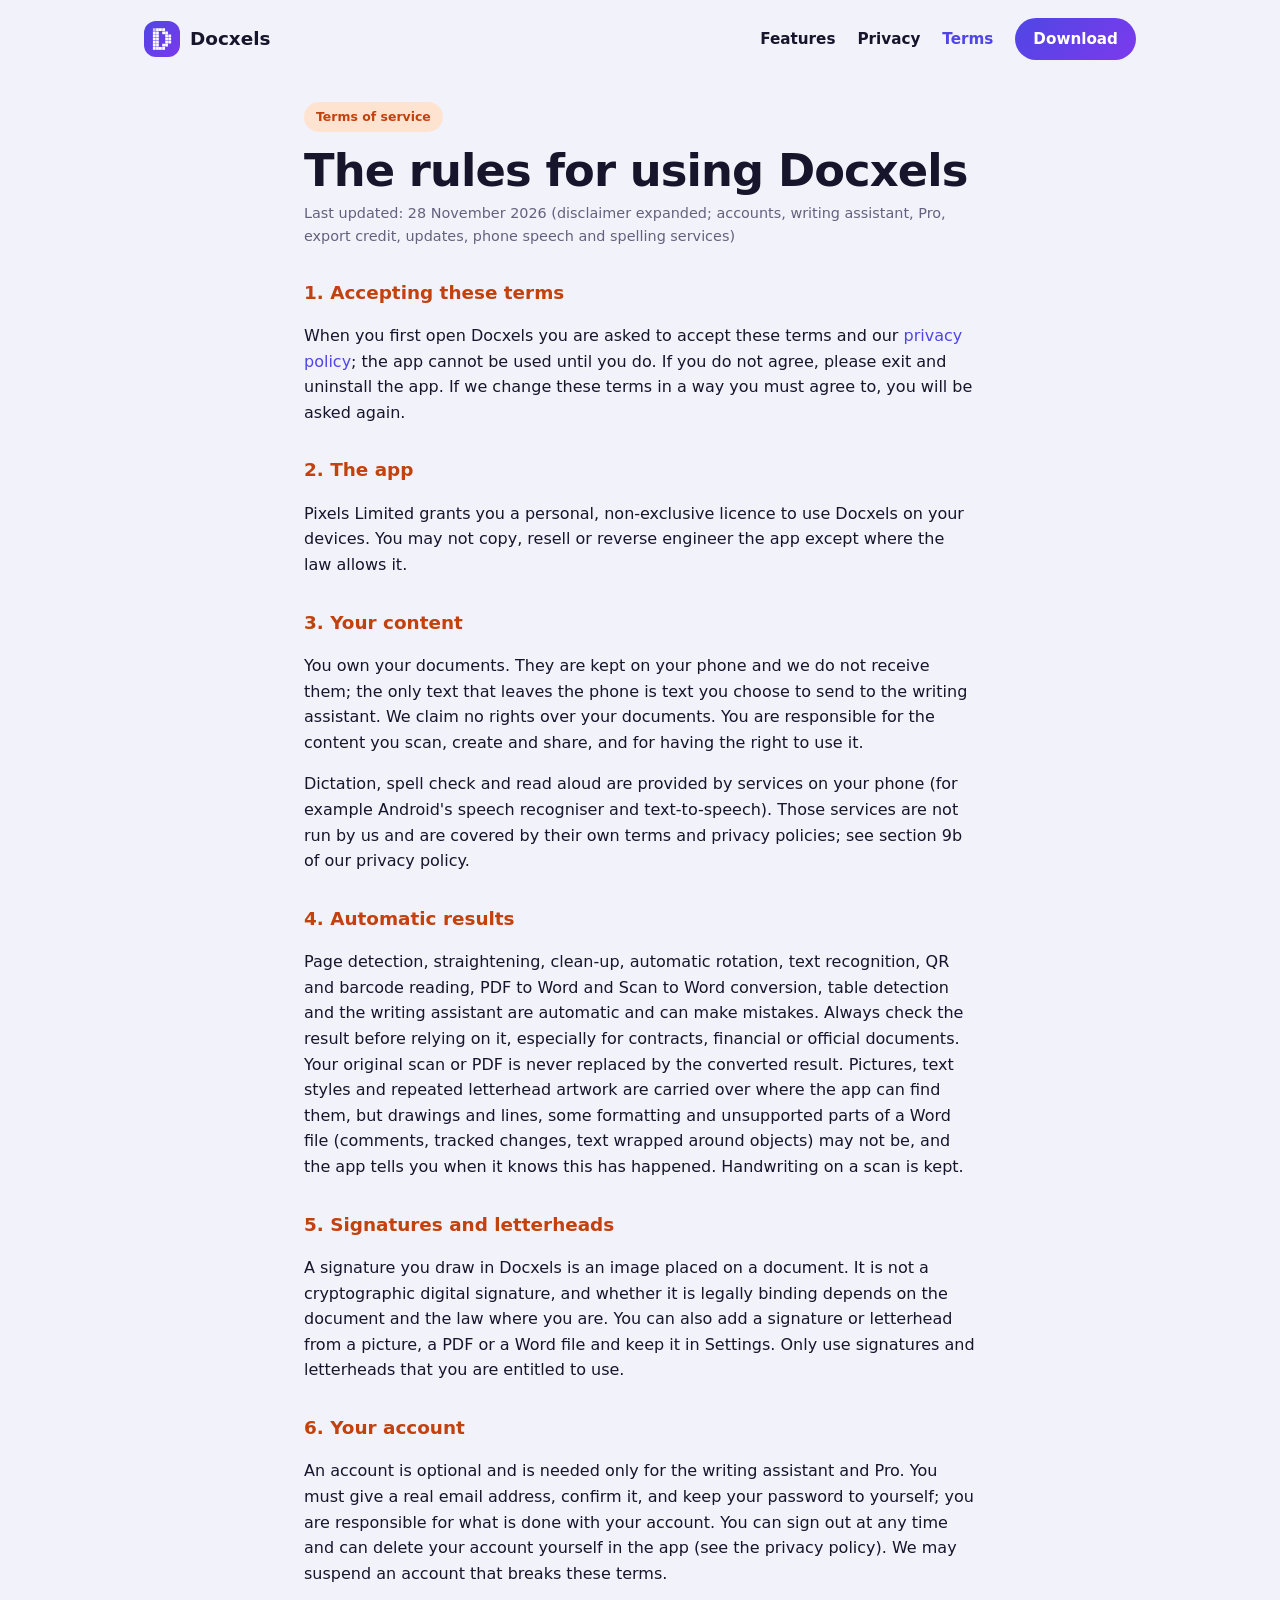
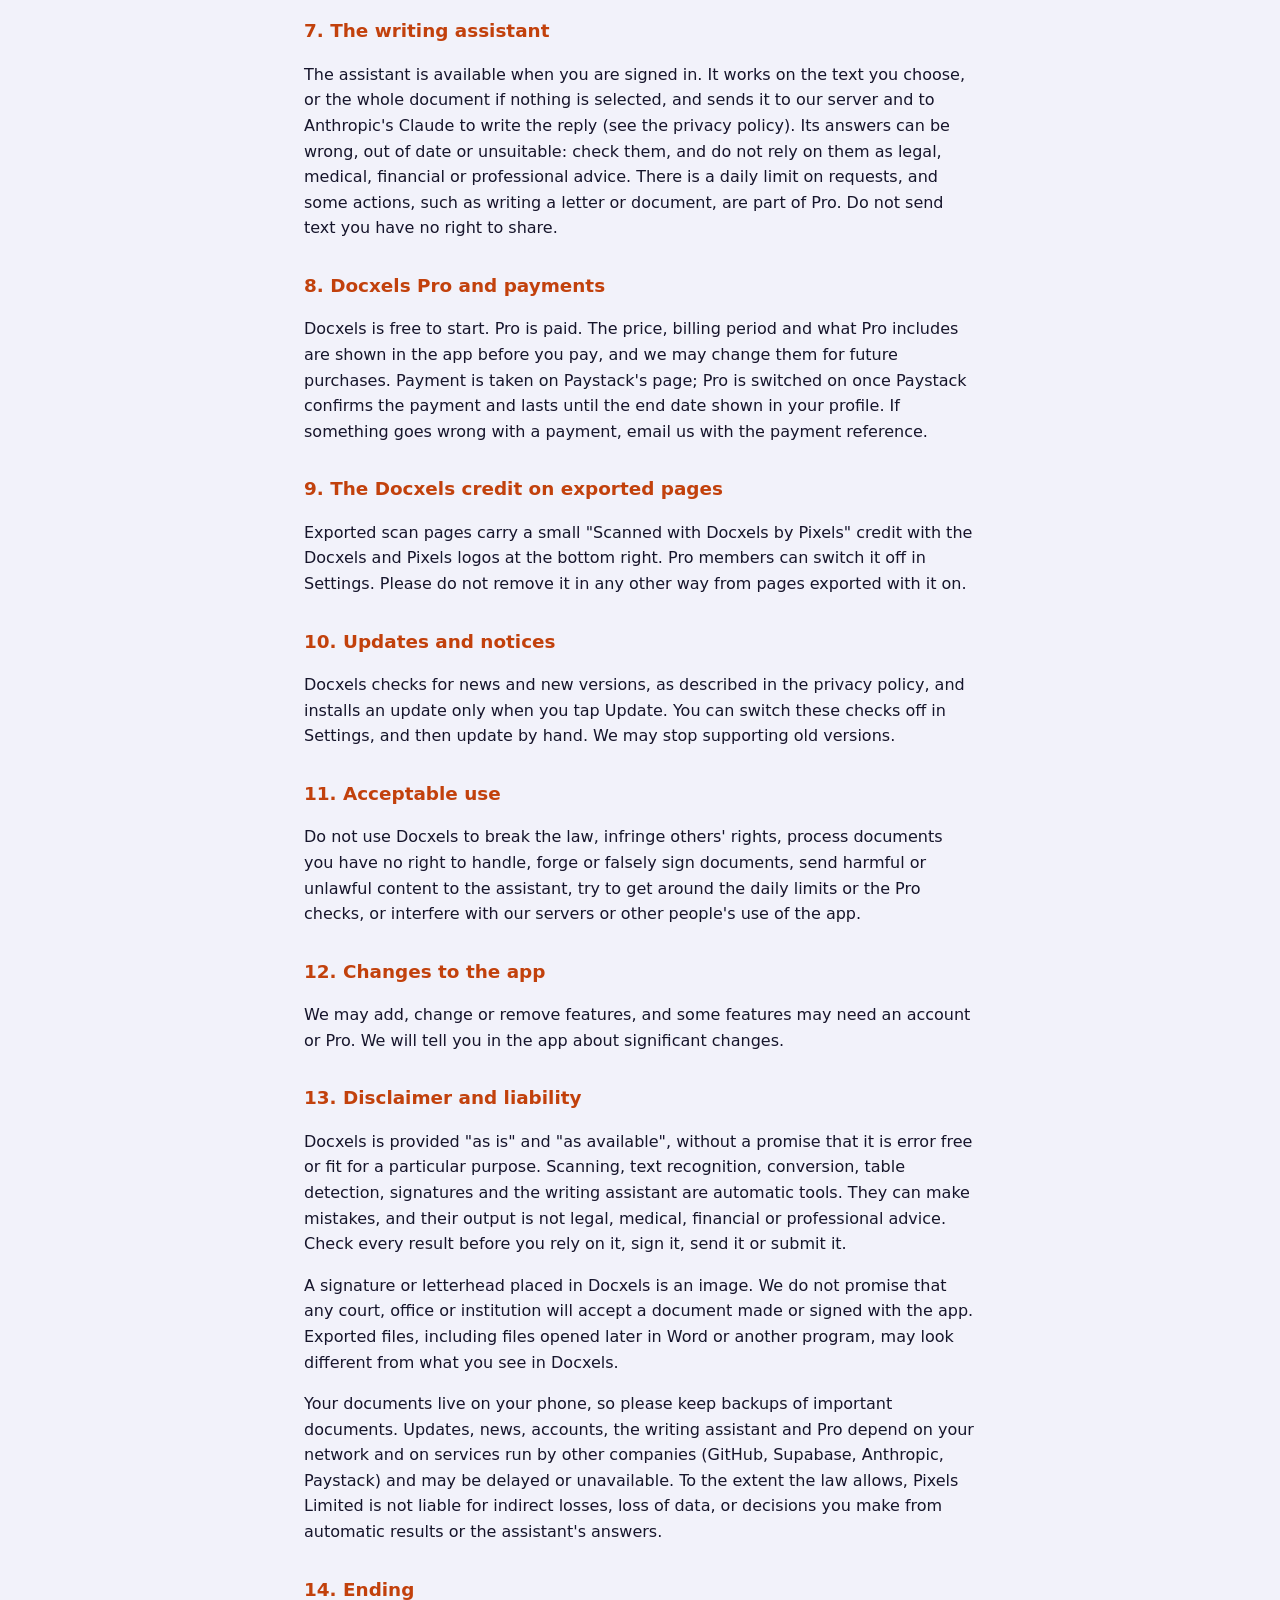
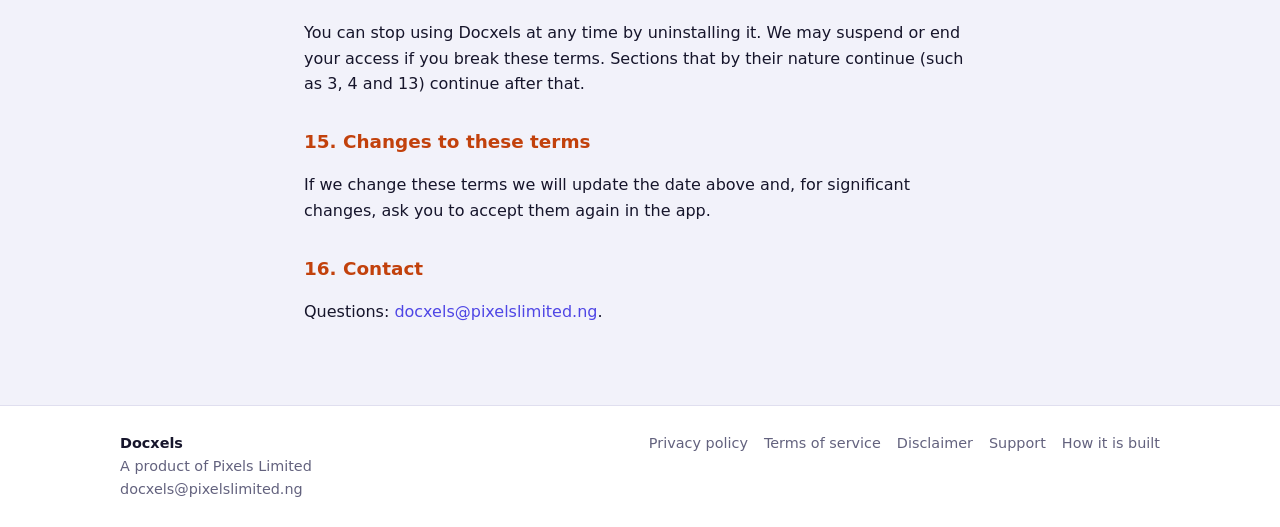
<file: terms.html>
<!doctype html>
<html lang="en"><head><meta charset="utf-8"><meta name="viewport" content="width=device-width,initial-scale=1"><meta name="theme-color" content="#4f46e5"><link rel="stylesheet" href="styles.css"><title>Terms of use – Docxels</title><meta name="description" content="Terms of use for the Docxels app by Pixels Limited."><link rel="canonical" href="https://docxels.pixelslimited.ng/terms.html"><link rel="icon" type="image/png" href="/favicon.png">
<link rel="apple-touch-icon" href="/apple-touch-icon.png">
</head>
<body>
<header class="top"><a class="brand" href="./"><span class="logo"><img src="icon-512.png" alt="" width="36" height="36"></span>Docxels</a><nav class="main"><a href="./#features">Features</a><a href="privacy.html">Privacy</a><a href="terms.html" class="on">Terms</a><a class="btn small" href="https://github.com/iCode010101/docxels-site/releases/latest/download/Docxels.apk" download>Download</a></nav></header>
<main class="doc terms"><span class="tag orange">Terms of service</span><h1>The rules for using Docxels</h1><p class="updated">Last updated: 28 November 2026 (disclaimer expanded; accounts, writing assistant, Pro, export credit, updates, phone speech and spelling services)</p>
<h2>1. Accepting these terms</h2><p>When you first open Docxels you are asked to accept these terms and our <a href="privacy.html">privacy policy</a>; the app cannot be used until you do. If you do not agree, please exit and uninstall the app. If we change these terms in a way you must agree to, you will be asked again.</p>
<h2>2. The app</h2><p>Pixels Limited grants you a personal, non-exclusive licence to use Docxels on your devices. You may not copy, resell or reverse engineer the app except where the law allows it.</p>
<h2>3. Your content</h2><p>You own your documents. They are kept on your phone and we do not receive them; the only text that leaves the phone is text you choose to send to the writing assistant. We claim no rights over your documents. You are responsible for the content you scan, create and share, and for having the right to use it.</p>
<p>Dictation, spell check and read aloud are provided by services on your phone (for example Android's speech recogniser and text-to-speech). Those services are not run by us and are covered by their own terms and privacy policies; see section 9b of our privacy policy.</p>
<h2>4. Automatic results</h2><p>Page detection, straightening, clean-up, automatic rotation, text recognition, QR and barcode reading, PDF to Word and Scan to Word conversion, table detection and the writing assistant are automatic and can make mistakes. Always check the result before relying on it, especially for contracts, financial or official documents. Your original scan or PDF is never replaced by the converted result. Pictures, text styles and repeated letterhead artwork are carried over where the app can find them, but drawings and lines, some formatting and unsupported parts of a Word file (comments, tracked changes, text wrapped around objects) may not be, and the app tells you when it knows this has happened. Handwriting on a scan is kept.</p>
<h2>5. Signatures and letterheads</h2><p>A signature you draw in Docxels is an image placed on a document. It is not a cryptographic digital signature, and whether it is legally binding depends on the document and the law where you are. You can also add a signature or letterhead from a picture, a PDF or a Word file and keep it in Settings. Only use signatures and letterheads that you are entitled to use.</p>
<h2>6. Your account</h2><p>An account is optional and is needed only for the writing assistant and Pro. You must give a real email address, confirm it, and keep your password to yourself; you are responsible for what is done with your account. You can sign out at any time and can delete your account yourself in the app (see the privacy policy). We may suspend an account that breaks these terms.</p>
<h2>7. The writing assistant</h2><p>The assistant is available when you are signed in. It works on the text you choose, or the whole document if nothing is selected, and sends it to our server and to Anthropic's Claude to write the reply (see the privacy policy). Its answers can be wrong, out of date or unsuitable: check them, and do not rely on them as legal, medical, financial or professional advice. There is a daily limit on requests, and some actions, such as writing a letter or document, are part of Pro. Do not send text you have no right to share.</p>
<h2>8. Docxels Pro and payments</h2><p>Docxels is free to start. Pro is paid. The price, billing period and what Pro includes are shown in the app before you pay, and we may change them for future purchases. Payment is taken on Paystack's page; Pro is switched on once Paystack confirms the payment and lasts until the end date shown in your profile. If something goes wrong with a payment, email us with the payment reference.</p>
<h2>9. The Docxels credit on exported pages</h2><p>Exported scan pages carry a small "Scanned with Docxels by Pixels" credit with the Docxels and Pixels logos at the bottom right. Pro members can switch it off in Settings. Please do not remove it in any other way from pages exported with it on.</p>
<h2>10. Updates and notices</h2><p>Docxels checks for news and new versions, as described in the privacy policy, and installs an update only when you tap Update. You can switch these checks off in Settings, and then update by hand. We may stop supporting old versions.</p>
<h2>11. Acceptable use</h2><p>Do not use Docxels to break the law, infringe others' rights, process documents you have no right to handle, forge or falsely sign documents, send harmful or unlawful content to the assistant, try to get around the daily limits or the Pro checks, or interfere with our servers or other people's use of the app.</p>
<h2>12. Changes to the app</h2><p>We may add, change or remove features, and some features may need an account or Pro. We will tell you in the app about significant changes.</p>
<h2 id="disclaimer">13. Disclaimer and liability</h2><p>Docxels is provided "as is" and "as available", without a promise that it is error free or fit for a particular purpose. Scanning, text recognition, conversion, table detection, signatures and the writing assistant are automatic tools. They can make mistakes, and their output is not legal, medical, financial or professional advice. Check every result before you rely on it, sign it, send it or submit it.</p><p>A signature or letterhead placed in Docxels is an image. We do not promise that any court, office or institution will accept a document made or signed with the app. Exported files, including files opened later in Word or another program, may look different from what you see in Docxels.</p><p>Your documents live on your phone, so please keep backups of important documents. Updates, news, accounts, the writing assistant and Pro depend on your network and on services run by other companies (GitHub, Supabase, Anthropic, Paystack) and may be delayed or unavailable. To the extent the law allows, Pixels Limited is not liable for indirect losses, loss of data, or decisions you make from automatic results or the assistant's answers.</p>
<h2>14. Ending</h2><p>You can stop using Docxels at any time by uninstalling it. We may suspend or end your access if you break these terms. Sections that by their nature continue (such as 3, 4 and 13) continue after that.</p>
<h2>15. Changes to these terms</h2><p>If we change these terms we will update the date above and, for significant changes, ask you to accept them again in the app.</p>
<h2>16. Contact</h2><p>Questions: <a href="mailto:docxels@pixelslimited.ng">docxels@pixelslimited.ng</a>.</p>
</main>
<footer class="foot"><div class="in"><div><b>Docxels</b><br>A product of Pixels Limited<br><a style="margin:0" href="mailto:docxels@pixelslimited.ng">docxels@pixelslimited.ng</a></div><div><a href="privacy.html">Privacy policy</a><a href="terms.html">Terms of service</a><a href="terms.html#disclaimer">Disclaimer</a><a href="mailto:docxels@pixelslimited.ng">Support</a><a href="https://codes.pixelslimited.ng">How it is built</a></div></div></footer>
</body></html>
</file>
<file: styles.css>
:root{
  --bg:#f2f2fa;--card:#fff;--ink:#16152b;--soft:#63627e;--line:#e0dfef;
  --indigo:#4f46e5;--violet:#7c3aed;--grad:linear-gradient(135deg,#4f46e5,#7c3aed);
  --v-bg:#e9e3ff;--v:#6d28d9;--b-bg:#dbe7ff;--b:#1d4ed8;--p-bg:#ffdde8;--p:#be185d;
  --g-bg:#d7f3e3;--g:#15803d;--o-bg:#ffe3d1;--o:#c2410c;--t-bg:#d0f2ea;--t:#0f766e;
  --y-bg:#fff0ba;--y:#a16207;--i-bg:#e0e0ff;--i:#4338ca;
}
@media (prefers-color-scheme:dark){
  :root{--bg:#111120;--card:#1a1a2c;--ink:#edecfa;--soft:#a9a8c4;--line:#33334c;
    --v-bg:#332a5c;--v:#c9b8ff;--b-bg:#1e3358;--b:#a9c4ff;--p-bg:#55223a;--p:#ffb0cc;--g-bg:#1b4330;--g:#9fe3bc;
    --o-bg:#55301c;--o:#ffbc93;--t-bg:#17413a;--t:#8fe3d2;--y-bg:#4e4116;--y:#ffde7a;--i-bg:#2b2b66;--i:#b9b9ff}
}
*{box-sizing:border-box}
html{scroll-behavior:smooth}
body{margin:0;background:var(--bg);color:var(--ink);font:16px/1.6 system-ui,-apple-system,"Segoe UI",Roboto,sans-serif;-webkit-font-smoothing:antialiased}
a{color:var(--indigo);text-decoration:none}a:hover{text-decoration:underline}
.wrap{max-width:1040px;margin:0 auto;padding:0 24px}
header.top{display:flex;align-items:center;justify-content:space-between;padding:18px 24px;max-width:1040px;margin:0 auto}
.brand{display:flex;align-items:center;gap:10px;font-weight:800;font-size:1.15rem;color:var(--ink)}
.brand:hover{text-decoration:none}
.logo{width:36px;height:36px;border-radius:12px;background:var(--grad);display:grid;place-items:center}
.logo svg{width:20px;height:20px;fill:none;stroke:#fff;stroke-width:2;stroke-linecap:round;stroke-linejoin:round}
nav.main{display:flex;align-items:center;gap:22px;font-weight:600;font-size:.95rem}
nav.main a{color:var(--ink)}nav.main a.on{color:var(--indigo)}
.btn{display:inline-flex;align-items:center;gap:8px;border-radius:999px;padding:12px 22px;font-weight:700;background:var(--grad);color:#fff!important;box-shadow:0 8px 22px rgba(79,70,229,.28)}
.btn:hover{text-decoration:none;filter:brightness(1.06)}
.btn.small{padding:9px 18px;box-shadow:none}
.btn.ghost{background:var(--card);color:var(--indigo)!important;border:1px solid var(--line);box-shadow:none}
.hero{display:grid;grid-template-columns:1.25fr 1fr;gap:40px;align-items:center;padding:36px 24px 64px;max-width:1040px;margin:0 auto}
.tag{display:inline-block;background:var(--i-bg);color:var(--i);font-size:.78rem;font-weight:700;border-radius:999px;padding:5px 12px}
.hero h1{font-size:clamp(2.2rem,5.5vw,3.6rem);line-height:1.06;letter-spacing:-.03em;margin:16px 0 14px;font-weight:800}
.hero p.lead{font-size:1.1rem;color:var(--soft);max-width:34em}
.cta{display:flex;flex-wrap:wrap;gap:12px;margin:22px 0 8px}
.fine{font-size:.82rem;color:var(--soft)}
.phone{justify-self:center;width:250px;border:9px solid #16152b;border-radius:38px;background:var(--bg);padding:16px 12px 20px;box-shadow:0 30px 60px rgba(79,70,229,.22)}
.phone .t{font-weight:800;margin:2px 4px 10px}
.phone .s{height:26px;border-radius:999px;background:var(--card);margin-bottom:10px}
.phone .h{border-radius:18px;background:var(--grad);padding:12px;margin-bottom:10px;color:#fff;font-size:.75rem;font-weight:700}
.phone .h .r{display:flex;gap:6px;margin-top:8px}.phone .h .r i{flex:1;height:34px;border-radius:10px;background:rgba(255,255,255,.2)}.phone .h .r i:first-child{background:#fff}
.phone .g{display:grid;grid-template-columns:repeat(4,1fr);gap:6px;margin-bottom:10px}
.phone .g i{height:28px;border-radius:9px}
.phone .l{height:34px;border-radius:12px;background:var(--card);margin-bottom:6px}
section.block{background:var(--card);padding:56px 0}
section.block h2,.band h2{font-size:clamp(1.6rem,3.5vw,2.2rem);letter-spacing:-.02em;margin:0 0 6px;font-weight:800}
.sub{color:var(--soft);max-width:36em;margin:0 0 28px}
.grid{display:grid;grid-template-columns:repeat(3,1fr);gap:16px}
.card{border-radius:24px;padding:22px}
.card .ic{width:44px;height:44px;border-radius:14px;background:#fff;display:grid;place-items:center;margin-bottom:14px}
.card .ic svg{width:22px;height:22px;fill:none;stroke:currentColor;stroke-width:2;stroke-linecap:round;stroke-linejoin:round}
.card h3{margin:0 0 6px;font-size:1.05rem}.card p{margin:0;font-size:.93rem;opacity:.9}
.c-v{background:var(--v-bg);color:var(--v)}.c-b{background:var(--b-bg);color:var(--b)}.c-p{background:var(--p-bg);color:var(--p)}
.c-t{background:var(--t-bg);color:var(--t)}.c-o{background:var(--o-bg);color:var(--o)}.c-i{background:var(--i-bg);color:var(--i)}
.card p{color:var(--ink)}
.soon{font-size:.68rem;font-weight:800;border-radius:999px;background:rgba(0,0,0,.08);padding:2px 8px;vertical-align:middle;margin-left:6px;color:inherit}
.band{padding:56px 0}
.private{background:var(--grad);color:#fff;border-radius:28px;padding:34px;display:flex;align-items:center;justify-content:space-between;gap:24px;flex-wrap:wrap}
.private h2{margin:0 0 6px;color:#fff}.private p{margin:0;max-width:34em;opacity:.9}
.private .btn{background:#fff;color:var(--indigo)!important;box-shadow:none}
.faq details{background:var(--card);border:1px solid var(--line);border-radius:18px;padding:14px 18px;margin-bottom:10px}
.faq summary{font-weight:700;cursor:pointer}
.faq p{margin:8px 0 0;color:var(--soft)}
footer.foot{border-top:1px solid var(--line);background:var(--card);padding:26px 24px}
footer.foot .in{max-width:1040px;margin:0 auto;display:flex;justify-content:space-between;gap:16px;flex-wrap:wrap;font-size:.9rem;color:var(--soft)}
footer.foot b{color:var(--ink)}footer.foot a{color:var(--soft);margin-left:16px}
.doc{max-width:720px;margin:0 auto;padding:24px 24px 64px}
.doc h1{font-size:clamp(2rem,5vw,2.8rem);line-height:1.1;letter-spacing:-.02em;margin:14px 0 6px;font-weight:800}
.doc .updated{color:var(--soft);font-size:.9rem;margin:0 0 18px}
.notice{background:var(--y-bg);color:var(--y);border-radius:16px;padding:12px 16px;font-size:.88rem;margin-bottom:22px}
.doc h2{font-size:1.15rem;margin:30px 0 6px;font-weight:800}
.doc.priv h2{color:var(--i)}.doc.terms h2{color:var(--o)}
.doc p,.doc li{color:var(--ink)}.doc ul{padding-left:1.2em}
.tag.green{background:var(--t-bg);color:var(--t)}.tag.orange{background:var(--o-bg);color:var(--o)}
@media(max-width:820px){.hero{grid-template-columns:1fr}.phone{display:none}.grid{grid-template-columns:1fr}nav.main{gap:14px}}
.btn{white-space:nowrap}
@media(max-width:560px){nav.main a:not(.btn){display:none}header.top{padding:14px 16px}.hero{padding:20px 16px 44px}.wrap{padding:0 16px}.doc{padding:16px 16px 48px}.private{padding:26px}}
.logo{background:none}.logo img{width:100%;height:100%;border-radius:12px;display:block}
</file>
<file: dashboard/dashboard.css>
:root{--bg:#f4f5f9;--side:#ffffff;--card:#ffffff;--ink:#12141c;--mute:#5d6577;--line:#e3e6ee;--hover:#eef0f7;--acc:#4f46e5;--accInk:#ffffff;
--c1:#4f46e5;--c2:#0d9488;--c3:#d97706;--c4:#db2777;--c5:#0284c7;--ok:#047857;--bad:#b91c1c;--warn:#b45309;--shadow:0 1px 2px rgba(16,24,40,.06),0 4px 14px rgba(16,24,40,.05)}
:root[data-theme="dark"]{--bg:#0b0d13;--side:#10131b;--card:#151925;--ink:#eceff7;--mute:#9aa3b8;--line:#232a3a;--hover:#1c2232;--acc:#818cf8;--accInk:#0b0d13;
--c1:#818cf8;--c2:#2dd4bf;--c3:#fbbf24;--c4:#f472b6;--c5:#38bdf8;--ok:#34d399;--bad:#fb7185;--warn:#fbbf24;--shadow:0 1px 2px rgba(0,0,0,.4),0 6px 18px rgba(0,0,0,.25)}
*{box-sizing:border-box}
html,body{margin:0}
body{background:var(--bg);color:var(--ink);font:16px/1.5 system-ui,-apple-system,"Segoe UI",Roboto,sans-serif}
button,input{font:inherit;color:inherit}
button{cursor:pointer}
svg{display:block}
.ic{width:20px;height:20px;fill:none;stroke:currentColor;stroke-width:2;stroke-linecap:round;stroke-linejoin:round;flex:none}

/* sign-in boxes */
.auth{min-height:100vh;display:grid;place-items:center;padding:16px;background:radial-gradient(1200px 500px at 50% -10%,color-mix(in srgb,var(--c1) 22%,transparent),transparent)}
.box{width:100%;max-width:420px;background:var(--card);border:1px solid var(--line);border-radius:16px;padding:28px;box-shadow:var(--shadow)}
.box h1{margin:0 0 4px;font-size:1.5rem}
.box label{display:block;margin:14px 0 4px;color:var(--mute)}
.box button{margin-top:14px;width:100%}
.brand{display:flex;align-items:center;gap:10px;font-weight:700;font-size:1.125rem}
.logoimg{width:34px;height:34px;border-radius:10px;flex:none}
.logo{width:34px;height:34px;border-radius:10px;background:linear-gradient(135deg,var(--c1),var(--c4));display:grid;place-items:center;color:#fff}
input{background:var(--bg);border:1px solid var(--line);border-radius:10px;padding:10px 12px;width:100%}
input:focus{outline:2px solid var(--acc);outline-offset:1px}
.btn{background:var(--card);border:1px solid var(--line);border-radius:10px;padding:8px 14px;display:inline-flex;align-items:center;gap:8px;justify-content:center}
.btn:hover{background:var(--hover)}
.btn:disabled{opacity:.5;cursor:default}
.btn.primary{background:var(--acc);border-color:var(--acc);color:var(--accInk);font-weight:600}
.btn.danger{background:color-mix(in srgb,var(--bad) 14%,transparent);border-color:color-mix(in srgb,var(--bad) 40%,transparent);color:var(--bad)}
.btn.good{background:color-mix(in srgb,var(--ok) 14%,transparent);border-color:color-mix(in srgb,var(--ok) 40%,transparent);color:var(--ok)}
.qr{display:block;margin:14px auto;width:200px;height:200px;background:#fff;border-radius:10px}
code{word-break:break-all}
.err{color:var(--bad);margin-top:12px}.okmsg{color:var(--ok);margin-top:12px}
.mute{color:var(--mute)}
.grow{flex:1}

/* app shell */
.app{display:grid;grid-template-columns:250px 1fr;min-height:100vh}
.side{background:var(--side);border-right:1px solid var(--line);padding:16px 12px;position:sticky;top:0;height:100vh;display:flex;flex-direction:column;gap:4px;overflow-y:auto}
.side .brand{padding:6px 10px 14px}
.grp{color:var(--mute);padding:14px 12px 4px;letter-spacing:.04em;text-transform:uppercase;font-size:1rem}
.nav{display:flex;align-items:center;gap:12px;width:100%;border:0;background:none;border-radius:10px;padding:10px 12px;text-align:left}
.nav:hover{background:var(--hover)}
.nav.on{background:color-mix(in srgb,var(--acc) 16%,transparent);color:var(--acc);font-weight:600}
.side .spacer{flex:1}
.who{padding:10px 12px;border-top:1px solid var(--line);margin-top:8px;word-break:break-all}
.main{min-width:0;display:flex;flex-direction:column}
.top{display:flex;align-items:center;gap:10px;padding:14px 24px;border-bottom:1px solid var(--line);background:var(--bg);position:sticky;top:0;z-index:5}
.top h1{margin:0;font-size:1.25rem;flex:1}
.iconbtn{width:40px;height:40px;padding:0;justify-content:center}
.menu{display:none}
.content{padding:20px 24px 48px;display:grid;gap:16px;grid-template-columns:minmax(0,1fr)}
.main{overflow-x:hidden}
.scrim{display:none}

/* cards, kpis */
.grid{display:grid;gap:16px}
.g-kpi{grid-template-columns:repeat(auto-fill,minmax(230px,1fr))}
.g-2{grid-template-columns:repeat(auto-fit,minmax(340px,1fr))}
.g-3{grid-template-columns:repeat(auto-fit,minmax(280px,1fr))}
.card{background:var(--card);border:1px solid var(--line);border-radius:14px;padding:16px;box-shadow:var(--shadow);min-width:0}
.card h2{margin:0 0 10px;font-size:1.0625rem;display:flex;justify-content:space-between;align-items:center;gap:8px}
.kpi{display:grid;gap:2px}
.kpi .top2{display:flex;align-items:center;justify-content:space-between;color:var(--mute)}
.kpi .badgeic{width:36px;height:36px;border-radius:10px;display:grid;place-items:center;color:var(--c);background:color-mix(in srgb,var(--c) 15%,transparent)}
.kpi .v{font-size:1.75rem;font-weight:700;letter-spacing:-.01em}
.kpi .sub{color:var(--mute)}
.spark{width:100%;height:38px;margin-top:6px}
.spark path.l{fill:none;stroke:var(--c);stroke-width:2;vector-effect:non-scaling-stroke}
.spark path.a{fill:var(--c);opacity:.14}
.c1{--c:var(--c1)}.c2{--c:var(--c2)}.c3{--c:var(--c3)}.c4{--c:var(--c4)}.c5{--c:var(--c5)}

/* charts */
.chart{position:relative;width:100%}
.chart svg{overflow:visible}
.gridl{stroke:var(--line);stroke-width:1}
.axis{fill:var(--mute);font-size:16px}
.aline{fill:none;stroke:var(--c);stroke-width:2.5;stroke-linejoin:round}
.abar{fill:var(--c)}
.chart stop{stop-color:var(--c)}
.cursor{stroke:var(--mute);stroke-dasharray:4 4}
.dotc{fill:var(--c);stroke:var(--card);stroke-width:2}
.tip{position:absolute;pointer-events:none;background:var(--ink);color:var(--bg);padding:6px 10px;border-radius:8px;white-space:nowrap;z-index:3;transform:translate(-50%,-110%)}
.donutwrap{display:flex;align-items:center;gap:18px;flex-wrap:wrap}
.sl{fill:none;stroke:var(--c);stroke-width:18}
.sl.none{stroke:var(--line)}
.dc{fill:var(--ink);font-size:1.5rem;font-weight:700;text-anchor:middle}
.dcs{fill:var(--mute);font-size:16px;text-anchor:middle}
.legend{display:grid;gap:6px;min-width:150px}
.legend div{display:flex;align-items:center;gap:8px}
.dot{width:12px;height:12px;border-radius:4px;background:var(--c);flex:none}
.hb{display:grid;gap:10px}
.hb .r{display:grid;grid-template-columns:minmax(80px,1.1fr) 2fr auto;gap:10px;align-items:center}
.hb .lab{overflow:hidden;text-overflow:ellipsis;white-space:nowrap}
.hb .tr{height:12px;background:var(--hover);border-radius:8px;overflow:hidden}
.hb .fi{height:100%;background:var(--c);border-radius:8px}

/* tables, badges, toolbar */
.wrap{overflow-x:auto;background:var(--card);border:1px solid var(--line);border-radius:14px;box-shadow:var(--shadow)}
table{border-collapse:collapse;width:100%}
th,td{text-align:left;padding:11px 14px;border-bottom:1px solid var(--line);white-space:nowrap}
th{color:var(--mute);font-weight:600;background:var(--card);position:sticky;top:0}
tbody tr:hover{background:var(--hover)}
tbody tr:last-child td{border-bottom:0}
.badge{display:inline-block;padding:2px 10px;border-radius:999px;font-weight:600;background:var(--hover);color:var(--mute)}
.badge.ok{background:color-mix(in srgb,var(--ok) 16%,transparent);color:var(--ok)}
.badge.bad{background:color-mix(in srgb,var(--bad) 16%,transparent);color:var(--bad)}
.badge.warn{background:color-mix(in srgb,var(--warn) 18%,transparent);color:var(--warn)}
.badge.info{background:color-mix(in srgb,var(--c5) 18%,transparent);color:var(--c5)}
.av{width:34px;height:34px;border-radius:50%;display:inline-grid;place-items:center;color:#fff;font-weight:700;flex:none;background:var(--c)}
.cellu{display:flex;align-items:center;gap:10px}
.toolbar{display:flex;gap:10px;flex-wrap:wrap;align-items:center}
.toolbar input{max-width:300px}
.chips{display:flex;gap:6px;flex-wrap:wrap}
.chip{border:1px solid var(--line);background:var(--card);border-radius:999px;padding:4px 14px}
.chip.on{background:var(--acc);border-color:var(--acc);color:var(--accInk)}
.pager{display:flex;gap:10px;align-items:center;justify-content:flex-end}
.score{display:grid;gap:10px}
.item{display:flex;gap:12px;align-items:flex-start;padding:10px 0;border-bottom:1px solid var(--line)}
.item:last-child{border-bottom:0}
.item .t{flex:1}

/* drawer */
.drawer{position:fixed;top:0;right:0;bottom:0;width:min(440px,100%);background:var(--card);border-left:1px solid var(--line);box-shadow:-10px 0 30px rgba(0,0,0,.25);padding:20px;overflow-y:auto;z-index:20;display:grid;gap:12px;align-content:start}
.overlay{position:fixed;inset:0;background:rgba(0,0,0,.45);z-index:15}
.drawer .btns{display:grid;grid-template-columns:1fr 1fr;gap:8px}
.drawer h3{margin:0;word-break:break-all}

@media (max-width:900px){
  .app{grid-template-columns:1fr}
  .side{position:fixed;left:0;top:0;bottom:0;width:270px;z-index:30;transform:translateX(-102%);transition:transform .2s}
  .app.open .side{transform:none}
  .app.open .scrim{display:block;position:fixed;inset:0;background:rgba(0,0,0,.5);z-index:25}
  .menu{display:inline-flex}
  .top,.content{padding-left:14px;padding-right:14px}
  .g-2,.g-3{grid-template-columns:1fr}
}
@media (prefers-reduced-motion:reduce){.side{transition:none}}

select,textarea{background:var(--bg);border:1px solid var(--line);border-radius:10px;padding:10px 12px;width:100%}
textarea{resize:vertical}
.fld{display:grid;gap:4px}.fld.row{display:flex;align-items:center;gap:10px}.fld.row input{width:auto}
.fld small{font-size:1rem}
.thumb{width:100%;max-height:190px;object-fit:cover;border-radius:10px;margin-bottom:10px;background:var(--hover)}
.rowgap{margin-top:10px}
.drawer.wide{width:min(520px,100%)}
.pv{background:var(--bg);border:1px solid var(--line);border-radius:16px;padding:14px;display:grid;gap:8px;justify-items:start}
.pv h3,.pv p{margin:0}
.pwrow{display:flex;gap:8px;align-items:center}.pwrow input{flex:1;min-width:0}.box .pwrow button.pwtog{width:auto;margin-top:0;flex:none}
.pwmeter{display:grid;gap:4px;margin-top:8px}.pwmeter .okmsg,.pwmeter .mute{margin-top:0}.pwmeter .bars{display:flex;gap:4px}.pwmeter .bars span{flex:1;height:6px;border-radius:3px;background:var(--hover)}.pwmeter .bars span.on.l1{background:var(--bad)}.pwmeter .bars span.on.l2{background:var(--warn)}.pwmeter .bars span.on.l3{background:var(--acc)}.pwmeter .bars span.on.l4{background:var(--ok)}

/* skeleton loading */
.sk{background:linear-gradient(90deg,var(--hover) 25%,var(--line) 50%,var(--hover) 75%);background-size:200% 100%;animation:skm 1.3s linear infinite;border-radius:8px;height:16px}
@keyframes skm{from{background-position:200% 0}to{background-position:-200% 0}}
.sk.w30{width:30%}.sk.w40{width:40%}.sk.w60{width:60%}.sk.w80{width:80%}.sk.w100{width:100%}
.sk.h28{height:28px}.sk.h180{height:180px;border-radius:12px}.sk.h40{height:40px}
.skcard{display:grid;gap:10px}
.skrows{display:grid;gap:10px;padding:16px}
@media (prefers-reduced-motion:reduce){.sk{animation:none}}
.content-sk{display:grid;gap:16px}
.box .sk{margin:12px 0}.box .sk.h40{height:40px}
</file>
